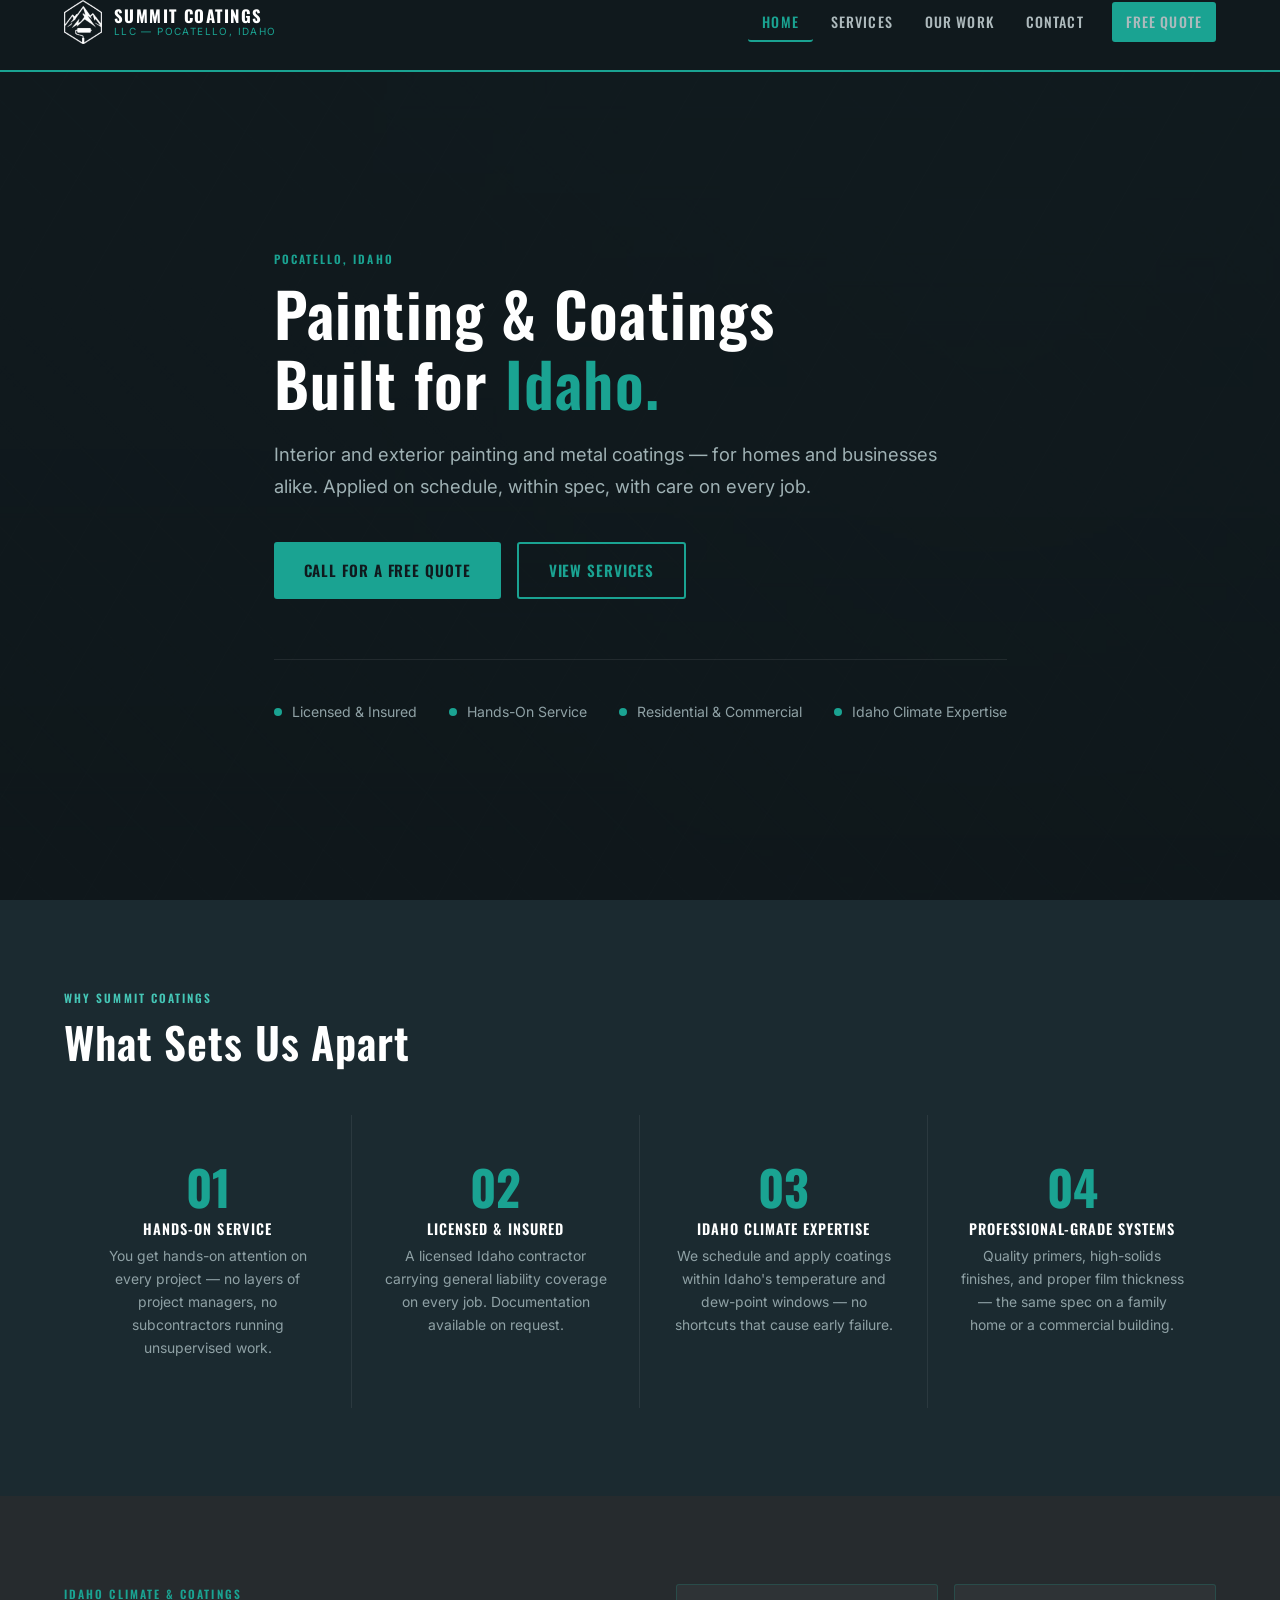
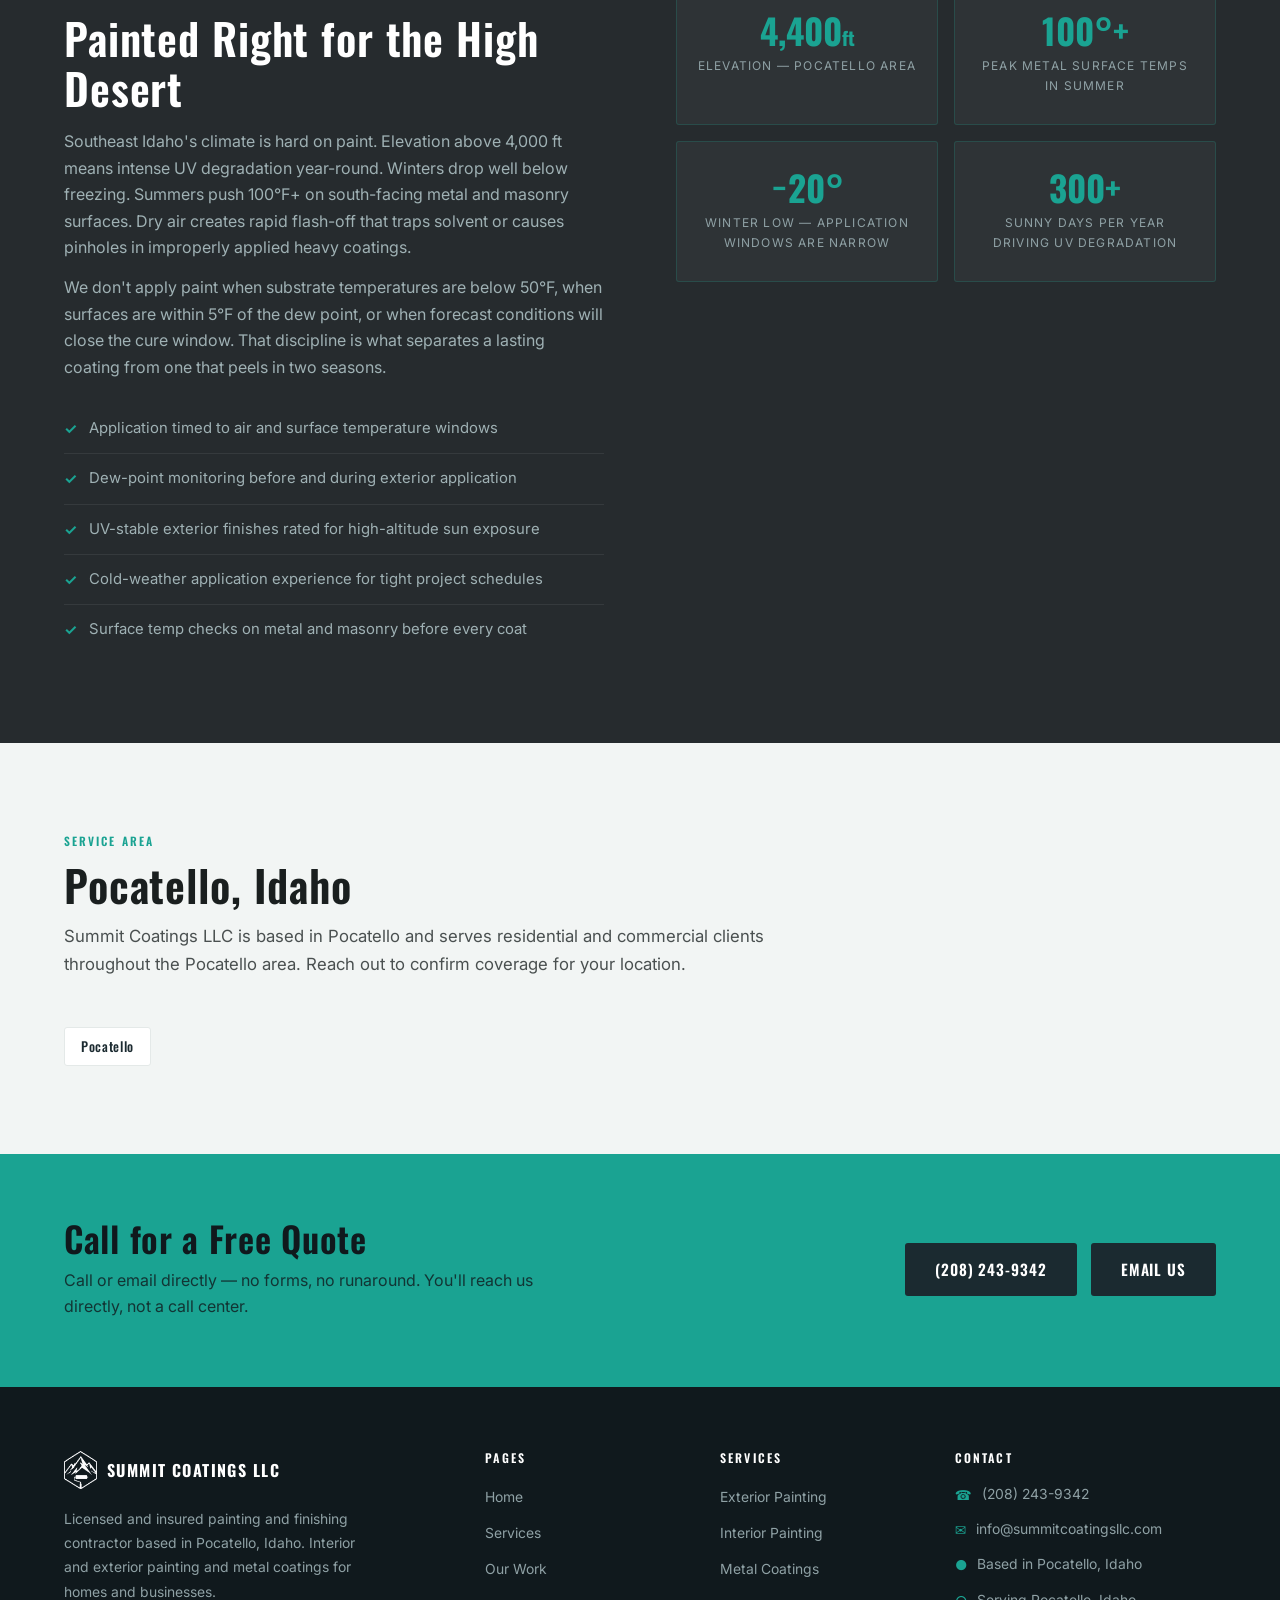
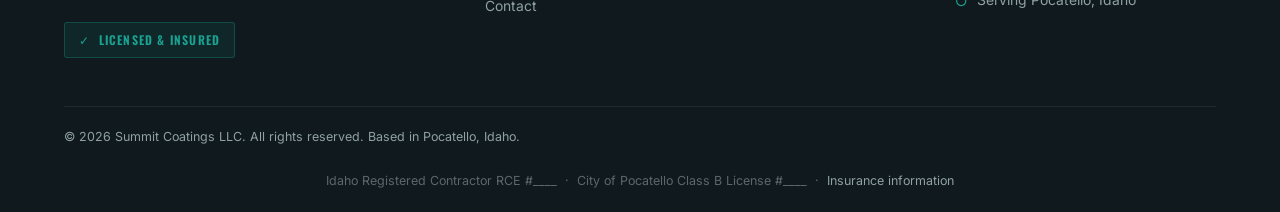
<file: index.html>
<!DOCTYPE html>
<html lang="en">
<head>
  <meta charset="UTF-8">
  <meta name="viewport" content="width=device-width, initial-scale=1.0">
  <title>Summit Coatings LLC — Painting & Coatings | Pocatello, Idaho</title>
  <meta name="description" content="Summit Coatings LLC is a licensed and insured painting and finishing contractor based in Pocatello, Idaho. Interior and exterior painting and metal coatings for homes and businesses.">
  <link rel="canonical" href="https://summitcoatingsllc.com/">
  <link rel="icon" href="images/favicon.svg" type="image/svg+xml">
  <link rel="apple-touch-icon" href="images/apple-touch-icon.png">
  <link rel="manifest" href="site.webmanifest">
  <meta name="theme-color" content="#081428">
  <link rel="preconnect" href="https://fonts.googleapis.com">
  <link rel="preconnect" href="https://fonts.gstatic.com" crossorigin>
  <!-- ANALYTICS PLACEHOLDER — paste your Plausible or Google Analytics snippet here.
       Plausible example: <script defer data-domain="summitcoatingsllc.com" src="https://plausible.io/js/script.js"></script> -->
  <link rel="stylesheet" href="css/styles.css">

  <!-- Open Graph / social preview -->
  <meta property="og:type" content="website">
  <meta property="og:site_name" content="Summit Coatings LLC">
  <meta property="og:title" content="Summit Coatings LLC — Painting & Coatings | Pocatello, ID">
  <meta property="og:description" content="Licensed and insured painting and coatings contractor in Pocatello, Idaho. Interior & exterior painting and metal coatings.">
  <meta property="og:url" content="https://summitcoatingsllc.com/">
  <meta property="og:image" content="https://summitcoatingsllc.com/images/og-image.jpg">
  <meta name="twitter:card" content="summary_large_image">
  <meta name="twitter:title" content="Summit Coatings LLC — Painting & Coatings">
  <meta name="twitter:description" content="Licensed and insured painting and coatings contractor in Pocatello, Idaho.">
  <meta name="twitter:image" content="https://summitcoatingsllc.com/images/og-image.jpg">

  <!-- LocalBusiness structured data (helps local search) -->
  <script type="application/ld+json">
  {
    "@context": "https://schema.org",
    "@type": "PaintingContractor",
    "name": "Summit Coatings LLC",
    "image": "https://summitcoatingsllc.com/images/og-image.jpg",
    "url": "https://summitcoatingsllc.com/",
    "telephone": "+1-208-243-9342",
    "email": "info@summitcoatingsllc.com",
    "address": {
      "@type": "PostalAddress",
      "addressLocality": "Pocatello",
      "addressRegion": "ID",
      "addressCountry": "US"
    },
    "areaServed": { "@type": "City", "name": "Pocatello" }
  }
  </script>
</head>
<body>
  <a class="skip-link" href="#main">Skip to content</a>

  <!-- ======================================================
       HEADER
  ====================================================== -->
  <header class="site-header" id="site-header">
    <div class="container">
      <div class="header-inner">

        <a href="index.html" class="site-logo">
          <!-- Replace images/logo-icon.png with your actual logo file (PNG or SVG recommended) -->
          <img src="images/logo-icon.png" alt="Summit Coatings LLC" width="44" height="44">
          <div class="logo-text">
            <span class="co">Summit Coatings</span>
            <span class="tl">LLC &mdash; Pocatello, Idaho</span>
          </div>
        </a>

        <nav class="site-nav" id="site-nav" aria-label="Primary navigation">
          <a href="index.html" class="active">Home</a>
          <a href="services.html">Services</a>
          <a href="portfolio.html">Our Work</a>
          <a href="contact.html">Contact</a>
          <a href="tel:+12082439342" class="btn btn--gold nav-cta">Free Quote</a>
        </nav>

        <button class="hamburger" id="hamburger" aria-label="Toggle navigation menu" aria-expanded="false">
          <span></span><span></span><span></span>
        </button>

      </div>
    </div>
  </header>

  <!-- Mobile navigation overlay -->
  <nav class="mobile-nav" id="mobile-nav" aria-label="Mobile navigation">
    <a href="index.html" class="active">Home</a>
    <a href="services.html">Services</a>
    <a href="portfolio.html">Our Work</a>
    <a href="contact.html">Contact</a>
    <div class="mobile-cta">
      <a href="tel:+12082439342" class="btn btn--gold">(208) 243-9342</a>
      <a href="mailto:info@summitcoatingsllc.com" class="btn btn--outline">Email Us</a>
    </div>
  </nav>


  <!-- ======================================================
       HERO
  ====================================================== -->
  <section class="home-hero" id="main" aria-label="Hero">
    <!-- Replace images/hero-bg.jpg with a high-quality job site or finished project photo -->
    <div class="hero-bg" role="presentation"></div>

    <div class="container">
      <div class="home-hero-content">
        <span class="label">Pocatello, Idaho</span>
        <h1>Painting &amp; Coatings<br>Built for <em>Idaho.</em></h1>
        <p class="hero-sub">
          Interior and exterior painting and metal coatings —
          for homes and businesses alike.
          Applied on schedule, within spec, with care on every job.
        </p>
        <div class="hero-actions">
          <a href="tel:+12082439342" class="btn btn--gold">Call for a Free Quote</a>
          <a href="services.html" class="btn btn--outline">View Services</a>
        </div>

        <div class="hero-trust">
          <div class="trust-item"><span class="trust-dot"></span> Licensed &amp; Insured</div>
          <div class="trust-item"><span class="trust-dot"></span> Hands-On Service</div>
          <div class="trust-item"><span class="trust-dot"></span> Residential &amp; Commercial</div>
          <div class="trust-item"><span class="trust-dot"></span> Idaho Climate Expertise</div>
        </div>
      </div>
    </div>
  </section>


  <!-- ======================================================
       WHY SUMMIT COATINGS
  ====================================================== -->
  <section class="section section--dark" id="why-us">
    <div class="container">
      <div class="sec-hd sec-hd--light fade-in">
        <span class="label">Why Summit Coatings</span>
        <h2>What Sets Us Apart</h2>
      </div>
      <div class="why-grid">
        <div class="why-item fade-in delay-1">
          <div class="why-num">01</div>
          <h4>Hands-On Service</h4>
          <p>You get hands-on attention on every project — no layers of project managers, no subcontractors running unsupervised work.</p>
        </div>
        <div class="why-item fade-in delay-2">
          <div class="why-num">02</div>
          <h4>Licensed &amp; Insured</h4>
          <p>A licensed Idaho contractor carrying general liability coverage on every job. Documentation available on request.</p>
        </div>
        <div class="why-item fade-in delay-3">
          <div class="why-num">03</div>
          <h4>Idaho Climate Expertise</h4>
          <p>We schedule and apply coatings within Idaho's temperature and dew-point windows — no shortcuts that cause early failure.</p>
        </div>
        <div class="why-item fade-in delay-4">
          <div class="why-num">04</div>
          <h4>Professional-Grade Systems</h4>
          <p>Quality primers, high-solids finishes, and proper film thickness — the same spec on a family home or a commercial building.</p>
        </div>
      </div>
    </div>
  </section>


  <!-- ======================================================
       IDAHO CLIMATE CALLOUT
  ====================================================== -->
  <section class="section section--graph" id="idaho-climate">
    <div class="container">
      <div class="climate-wrap">

        <div class="fade-in">
          <span class="label">Idaho Climate &amp; Coatings</span>
          <h2>Painted Right for the High Desert</h2>
          <p>
            Southeast Idaho's climate is hard on paint. Elevation above 4,000 ft means intense UV
            degradation year-round. Winters drop well below freezing. Summers push 100°F+ on south-facing
            metal and masonry surfaces. Dry air creates rapid flash-off that traps solvent or causes
            pinholes in improperly applied heavy coatings.
          </p>
          <p>
            We don't apply paint when substrate temperatures are below 50°F, when surfaces are within
            5°F of the dew point, or when forecast conditions will close the cure window. That discipline
            is what separates a lasting coating from one that peels in two seasons.
          </p>
          <ul class="climate-list">
            <li><span class="cli-check">&#10003;</span> Application timed to air and surface temperature windows</li>
            <li><span class="cli-check">&#10003;</span> Dew-point monitoring before and during exterior application</li>
            <li><span class="cli-check">&#10003;</span> UV-stable exterior finishes rated for high-altitude sun exposure</li>
            <li><span class="cli-check">&#10003;</span> Cold-weather application experience for tight project schedules</li>
            <li><span class="cli-check">&#10003;</span> Surface temp checks on metal and masonry before every coat</li>
          </ul>
        </div>

        <div class="fade-in delay-2">
          <div class="climate-stats">
            <div class="cli-stat">
              <div class="cli-val">4,400<span style="font-size:1.2rem">ft</span></div>
              <div class="cli-lbl">Elevation — Pocatello area</div>
            </div>
            <div class="cli-stat">
              <div class="cli-val">100°+</div>
              <div class="cli-lbl">Peak metal surface temps in summer</div>
            </div>
            <div class="cli-stat">
              <div class="cli-val">−20°</div>
              <div class="cli-lbl">Winter low &mdash; application windows are narrow</div>
            </div>
            <div class="cli-stat">
              <div class="cli-val">300+</div>
              <div class="cli-lbl">Sunny days per year driving UV degradation</div>
            </div>
          </div>
        </div>

      </div>
    </div>
  </section>


  <!-- ======================================================
       SERVICE AREA
  ====================================================== -->
  <section class="section service-area-section section--tint" id="service-area">
    <div class="container">
      <div class="sec-hd fade-in">
        <span class="label">Service Area</span>
        <h2>Pocatello, Idaho</h2>
        <p>Summit Coatings LLC is based in Pocatello and serves residential and commercial clients throughout the Pocatello area. Reach out to confirm coverage for your location.</p>
      </div>
      <div class="area-tags fade-in">
        <span class="area-tag">Pocatello</span>
      </div>
    </div>
  </section>


  <!-- ======================================================
       CTA BAND
  ====================================================== -->
  <section class="cta-band">
    <div class="container">
      <div class="cta-inner">
        <div class="cta-text">
          <h2>Call for a Free Quote</h2>
          <p>Call or email directly — no forms, no runaround. You'll reach us directly, not a call center.</p>
        </div>
        <div class="cta-btns">
          <a href="tel:+12082439342" class="btn btn--navy">(208) 243-9342</a>
          <a href="mailto:info@summitcoatingsllc.com" class="btn btn--navy">Email Us</a>
        </div>
      </div>
    </div>
  </section>


  <!-- ======================================================
       FOOTER
  ====================================================== -->
  <footer class="site-footer">
    <div class="container">
      <div class="footer-grid">

        <!-- Brand -->
        <div class="footer-brand">
          <div class="f-logo">
            <!-- Replace images/logo-icon.png with your actual logo file -->
            <img src="images/logo-icon.png" alt="Summit Coatings LLC" width="38" height="38">
            <span class="co">Summit Coatings LLC</span>
          </div>
          <p>Licensed and insured painting and finishing contractor based in Pocatello, Idaho. Interior and exterior painting and metal coatings for homes and businesses.</p>
          <span class="f-insured">&#10003;&nbsp; Licensed &amp; Insured</span>
        </div>

        <!-- Pages -->
        <div class="footer-col">
          <h4>Pages</h4>
          <ul>
            <li><a href="index.html">Home</a></li>
            <li><a href="services.html">Services</a></li>
            <li><a href="portfolio.html">Our Work</a></li>
            <li><a href="contact.html">Contact</a></li>
          </ul>
        </div>

        <!-- Services -->
        <div class="footer-col">
          <h4>Services</h4>
          <ul>
            <li><a href="services.html#exterior">Exterior Painting</a></li>
            <li><a href="services.html#interior">Interior Painting</a></li>
            <li><a href="services.html#metal">Metal Coatings</a></li>
          </ul>
        </div>

        <!-- Contact -->
        <div class="footer-col">
          <h4>Contact</h4>
          <div class="f-contact-item">
            <span class="ico">&#9742;</span>
            <a href="tel:+12082439342">(208) 243-9342</a>
          </div>
          <div class="f-contact-item">
            <span class="ico">&#9993;</span>
            <a href="mailto:info@summitcoatingsllc.com">info@summitcoatingsllc.com</a>
          </div>
          <div class="f-contact-item">
            <span class="ico">&#9679;</span>
            <span>Based in Pocatello, Idaho</span>
          </div>
          <div class="f-contact-item">
            <span class="ico">&#9675;</span>
            <span>Serving Pocatello, Idaho</span>
          </div>
        </div>

      </div><!-- /footer-grid -->

      <div class="footer-bottom">
        <p>&copy; <span id="yr"></span> Summit Coatings LLC. All rights reserved. Based in Pocatello, Idaho.</p>

        <!-- CREDENTIALS STRIP — replace ____ with your numbers; set the insurance link href to your COI -->
        <p class="f-creds">
          Idaho Registered Contractor RCE&nbsp;#____ &nbsp;&middot;&nbsp;
          City of Pocatello Class&nbsp;B License&nbsp;#____ &nbsp;&middot;&nbsp;
          <a href="#">Insurance information</a>
        </p>
      </div>

    </div>
  </footer>

  <!-- Sticky call bar (mobile only) -->
  <a href="tel:+12082439342" class="mobile-call-bar">Call for a Free Quote</a>

  <script src="js/main.js"></script>
  <script>document.getElementById('yr').textContent = new Date().getFullYear();</script>
</body>
</html>
</file>
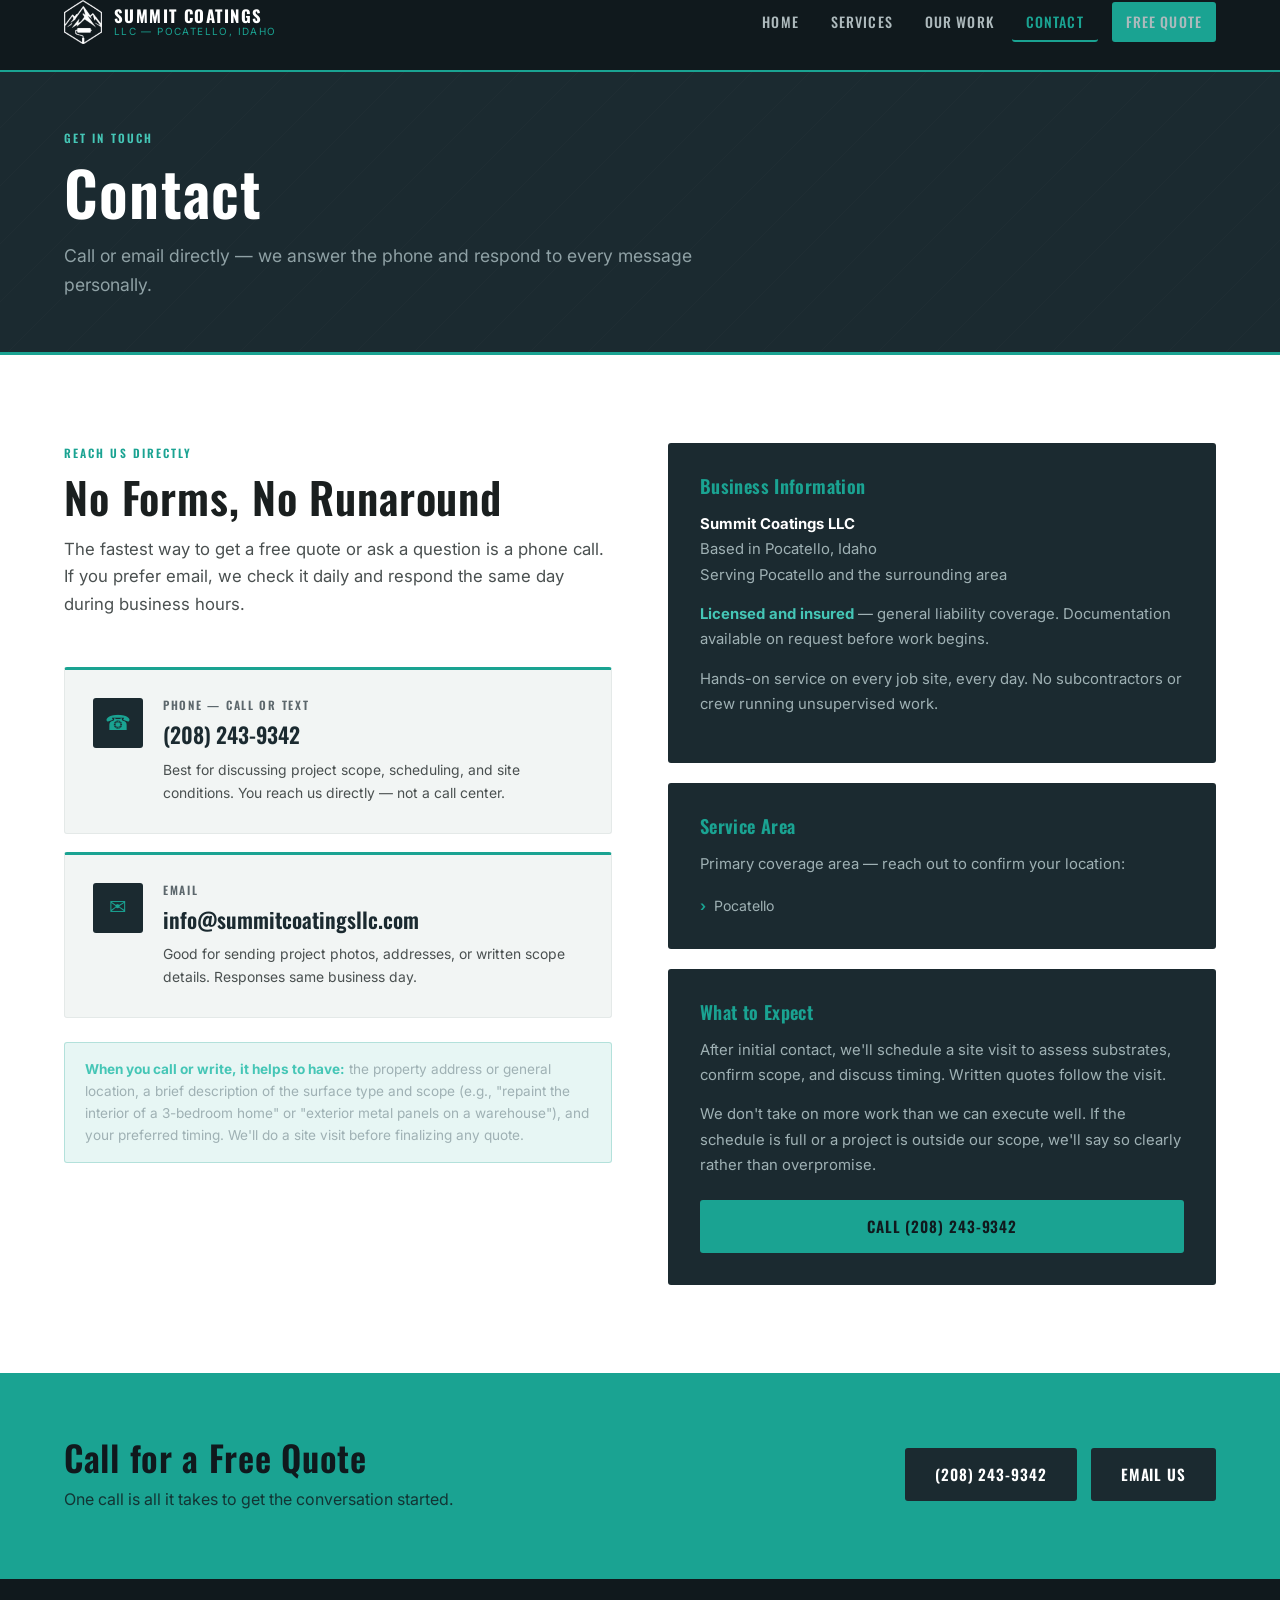
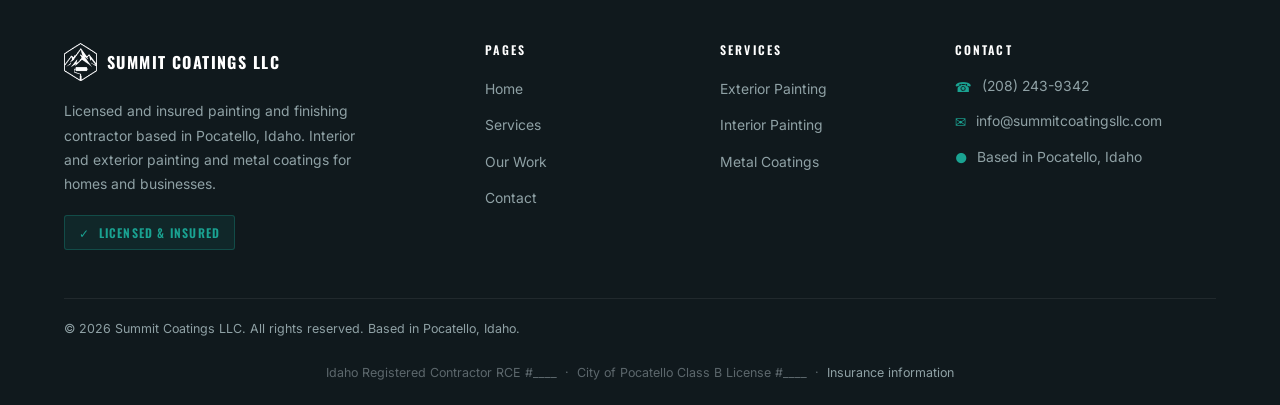
<file: contact.html>
<!DOCTYPE html>
<html lang="en">
<head>
  <meta charset="UTF-8">
  <meta name="viewport" content="width=device-width, initial-scale=1.0">
  <title>Contact — Summit Coatings LLC | (208) 243-9342</title>
  <meta name="description" content="Contact Summit Coatings LLC — call (208) 243-9342 or email info@summitcoatingsllc.com. Licensed and insured painting and coatings contractor in Pocatello, Idaho.">
  <link rel="canonical" href="https://summitcoatingsllc.com/contact.html">
  <link rel="icon" href="images/favicon.svg" type="image/svg+xml">
  <link rel="apple-touch-icon" href="images/apple-touch-icon.png">
  <link rel="manifest" href="site.webmanifest">
  <meta name="theme-color" content="#081428">
  <link rel="preconnect" href="https://fonts.googleapis.com">
  <link rel="preconnect" href="https://fonts.gstatic.com" crossorigin>
  <!-- ANALYTICS PLACEHOLDER — paste your Plausible or Google Analytics snippet here.
       Plausible example: <script defer data-domain="summitcoatingsllc.com" src="https://plausible.io/js/script.js"></script> -->
  <link rel="stylesheet" href="css/styles.css">

  <!-- Open Graph / social preview -->
  <meta property="og:type" content="website">
  <meta property="og:site_name" content="Summit Coatings LLC">
  <meta property="og:title" content="Contact — Summit Coatings LLC | (208) 243-9342">
  <meta property="og:description" content="Call or email Summit Coatings LLC. Licensed and insured painting and coatings contractor in Pocatello, Idaho.">
  <meta property="og:url" content="https://summitcoatingsllc.com/contact.html">
  <meta property="og:image" content="https://summitcoatingsllc.com/images/og-image.jpg">
  <meta name="twitter:card" content="summary_large_image">
  <meta name="twitter:title" content="Contact — Summit Coatings LLC">
  <meta name="twitter:description" content="Call (208) 243-9342 or email info@summitcoatingsllc.com.">
  <meta name="twitter:image" content="https://summitcoatingsllc.com/images/og-image.jpg">
</head>
<body>
  <a class="skip-link" href="#main">Skip to content</a>

  <!-- ======================================================
       HEADER
  ====================================================== -->
  <header class="site-header" id="site-header">
    <div class="container">
      <div class="header-inner">
        <a href="index.html" class="site-logo">
          <img src="images/logo-icon.png" alt="Summit Coatings LLC" width="44" height="44">
          <div class="logo-text">
            <span class="co">Summit Coatings</span>
            <span class="tl">LLC &mdash; Pocatello, Idaho</span>
          </div>
        </a>
        <nav class="site-nav" id="site-nav" aria-label="Primary navigation">
          <a href="index.html">Home</a>
          <a href="services.html">Services</a>
          <a href="portfolio.html">Our Work</a>
          <a href="contact.html" class="active">Contact</a>
          <a href="tel:+12082439342" class="btn btn--gold nav-cta">Free Quote</a>
        </nav>
        <button class="hamburger" id="hamburger" aria-label="Toggle navigation menu" aria-expanded="false">
          <span></span><span></span><span></span>
        </button>
      </div>
    </div>
  </header>

  <nav class="mobile-nav" id="mobile-nav" aria-label="Mobile navigation">
    <a href="index.html">Home</a>
    <a href="services.html">Services</a>
    <a href="portfolio.html">Our Work</a>
    <a href="contact.html" class="active">Contact</a>
    <div class="mobile-cta">
      <a href="tel:+12082439342" class="btn btn--gold">(208) 243-9342</a>
      <a href="mailto:info@summitcoatingsllc.com" class="btn btn--outline">Email Us</a>
    </div>
  </nav>


  <!-- ======================================================
       PAGE HERO
  ====================================================== -->
  <section class="page-hero" id="main">
    <div class="container">
      <span class="label">Get in Touch</span>
      <h1>Contact</h1>
      <p>Call or email directly — we answer the phone and respond to every message personally.</p>
    </div>
  </section>


  <!-- ======================================================
       CONTACT MAIN
  ====================================================== -->
  <section class="section contact-section">
    <div class="container">
      <div class="contact-grid">

        <!-- Left: contact methods -->
        <div>

          <div class="sec-hd fade-in">
            <span class="label">Reach Us Directly</span>
            <h2>No Forms, No Runaround</h2>
            <p>The fastest way to get a free quote or ask a question is a phone call. If you prefer email, we check it daily and respond the same day during business hours.</p>
          </div>

          <!-- Phone -->
          <div class="contact-method fade-in delay-1">
            <div class="method-icon" aria-hidden="true">&#9742;</div>
            <div class="method-info">
              <h3>Phone &mdash; Call or Text</h3>
              <a href="tel:+12082439342">(208) 243-9342</a>
              <p>Best for discussing project scope, scheduling, and site conditions. You reach us directly — not a call center.</p>
            </div>
          </div>

          <!-- Email -->
          <div class="contact-method fade-in delay-2">
            <div class="method-icon" aria-hidden="true">&#9993;</div>
            <div class="method-info">
              <h3>Email</h3>
              <a href="mailto:info@summitcoatingsllc.com">info@summitcoatingsllc.com</a>
              <p>Good for sending project photos, addresses, or written scope details. Responses same business day.</p>
            </div>
          </div>

          <!-- What to have ready -->
          <div class="contact-note fade-in delay-3">
            <strong>When you call or write, it helps to have:</strong> the property address or general location,
            a brief description of the surface type and scope (e.g., "repaint the interior of a 3-bedroom home"
            or "exterior metal panels on a warehouse"), and your preferred timing. We'll do a site visit before finalizing any quote.
          </div>

        </div>

        <!-- Right: aside info -->
        <div>

          <!-- Business info -->
          <div class="contact-aside fade-in delay-1">
            <h3>Business Information</h3>
            <p>
              <strong style="color:var(--white);">Summit Coatings LLC</strong><br>
              Based in Pocatello, Idaho<br>
              Serving Pocatello and the surrounding area
            </p>
            <p>
              <strong style="color:var(--gold-light);">Licensed and insured</strong> — general
              liability coverage. Documentation available on request before work begins.
            </p>
            <p>
              Hands-on service on every job site, every day. No subcontractors or crew
              running unsupervised work.
            </p>
          </div>

          <!-- Service area -->
          <div class="contact-aside fade-in delay-2" style="margin-top:20px;">
            <h3>Service Area</h3>
            <p>Primary coverage area — reach out to confirm your location:</p>
            <ul class="area-grid">
              <li>Pocatello</li>
            </ul>
          </div>

          <!-- Response expectations -->
          <div class="contact-aside fade-in delay-3" style="margin-top:20px;">
            <h3>What to Expect</h3>
            <p>
              After initial contact, we'll schedule a site visit to assess substrates, confirm scope,
              and discuss timing. Written quotes follow the visit.
            </p>
            <p>
              We don't take on more work than we can execute well. If the schedule is full or a project
              is outside our scope, we'll say so clearly rather than overpromise.
            </p>
            <a href="tel:+12082439342"
               class="btn btn--gold"
               style="margin-top:8px; width:100%; justify-content:center;">
              Call (208) 243-9342
            </a>
          </div>

        </div>

      </div><!-- /contact-grid -->
    </div>
  </section>


  <!-- ======================================================
       CTA BAND
  ====================================================== -->
  <section class="cta-band">
    <div class="container">
      <div class="cta-inner">
        <div class="cta-text">
          <h2>Call for a Free Quote</h2>
          <p>One call is all it takes to get the conversation started.</p>
        </div>
        <div class="cta-btns">
          <a href="tel:+12082439342" class="btn btn--navy">(208) 243-9342</a>
          <a href="mailto:info@summitcoatingsllc.com" class="btn btn--navy">Email Us</a>
        </div>
      </div>
    </div>
  </section>


  <!-- ======================================================
       FOOTER
  ====================================================== -->
  <footer class="site-footer">
    <div class="container">
      <div class="footer-grid">
        <div class="footer-brand">
          <div class="f-logo">
            <img src="images/logo-icon.png" alt="Summit Coatings LLC" width="38" height="38">
            <span class="co">Summit Coatings LLC</span>
          </div>
          <p>Licensed and insured painting and finishing contractor based in Pocatello, Idaho. Interior and exterior painting and metal coatings for homes and businesses.</p>
          <span class="f-insured">&#10003;&nbsp; Licensed &amp; Insured</span>
        </div>
        <div class="footer-col">
          <h4>Pages</h4>
          <ul>
            <li><a href="index.html">Home</a></li>
            <li><a href="services.html">Services</a></li>
            <li><a href="portfolio.html">Our Work</a></li>
            <li><a href="contact.html">Contact</a></li>
          </ul>
        </div>
        <div class="footer-col">
          <h4>Services</h4>
          <ul>
            <li><a href="services.html#exterior">Exterior Painting</a></li>
            <li><a href="services.html#interior">Interior Painting</a></li>
            <li><a href="services.html#metal">Metal Coatings</a></li>
          </ul>
        </div>
        <div class="footer-col">
          <h4>Contact</h4>
          <div class="f-contact-item">
            <span class="ico">&#9742;</span>
            <a href="tel:+12082439342">(208) 243-9342</a>
          </div>
          <div class="f-contact-item">
            <span class="ico">&#9993;</span>
            <a href="mailto:info@summitcoatingsllc.com">info@summitcoatingsllc.com</a>
          </div>
          <div class="f-contact-item">
            <span class="ico">&#9679;</span>
            <span>Based in Pocatello, Idaho</span>
          </div>
        </div>
      </div>

      <div class="footer-bottom">
        <p>&copy; <span id="yr"></span> Summit Coatings LLC. All rights reserved. Based in Pocatello, Idaho.</p>
        <!-- CREDENTIALS STRIP — replace ____ with your numbers; set the insurance link href to your COI -->
        <p class="f-creds">
          Idaho Registered Contractor RCE&nbsp;#____ &nbsp;&middot;&nbsp;
          City of Pocatello Class&nbsp;B License&nbsp;#____ &nbsp;&middot;&nbsp;
          <a href="#">Insurance information</a>
        </p>
      </div>
    </div>
  </footer>

  <!-- Sticky call bar (mobile only) -->
  <a href="tel:+12082439342" class="mobile-call-bar">Call for a Free Quote</a>

  <script src="js/main.js"></script>
  <script>document.getElementById('yr').textContent = new Date().getFullYear();</script>
</body>
</html>
</file>
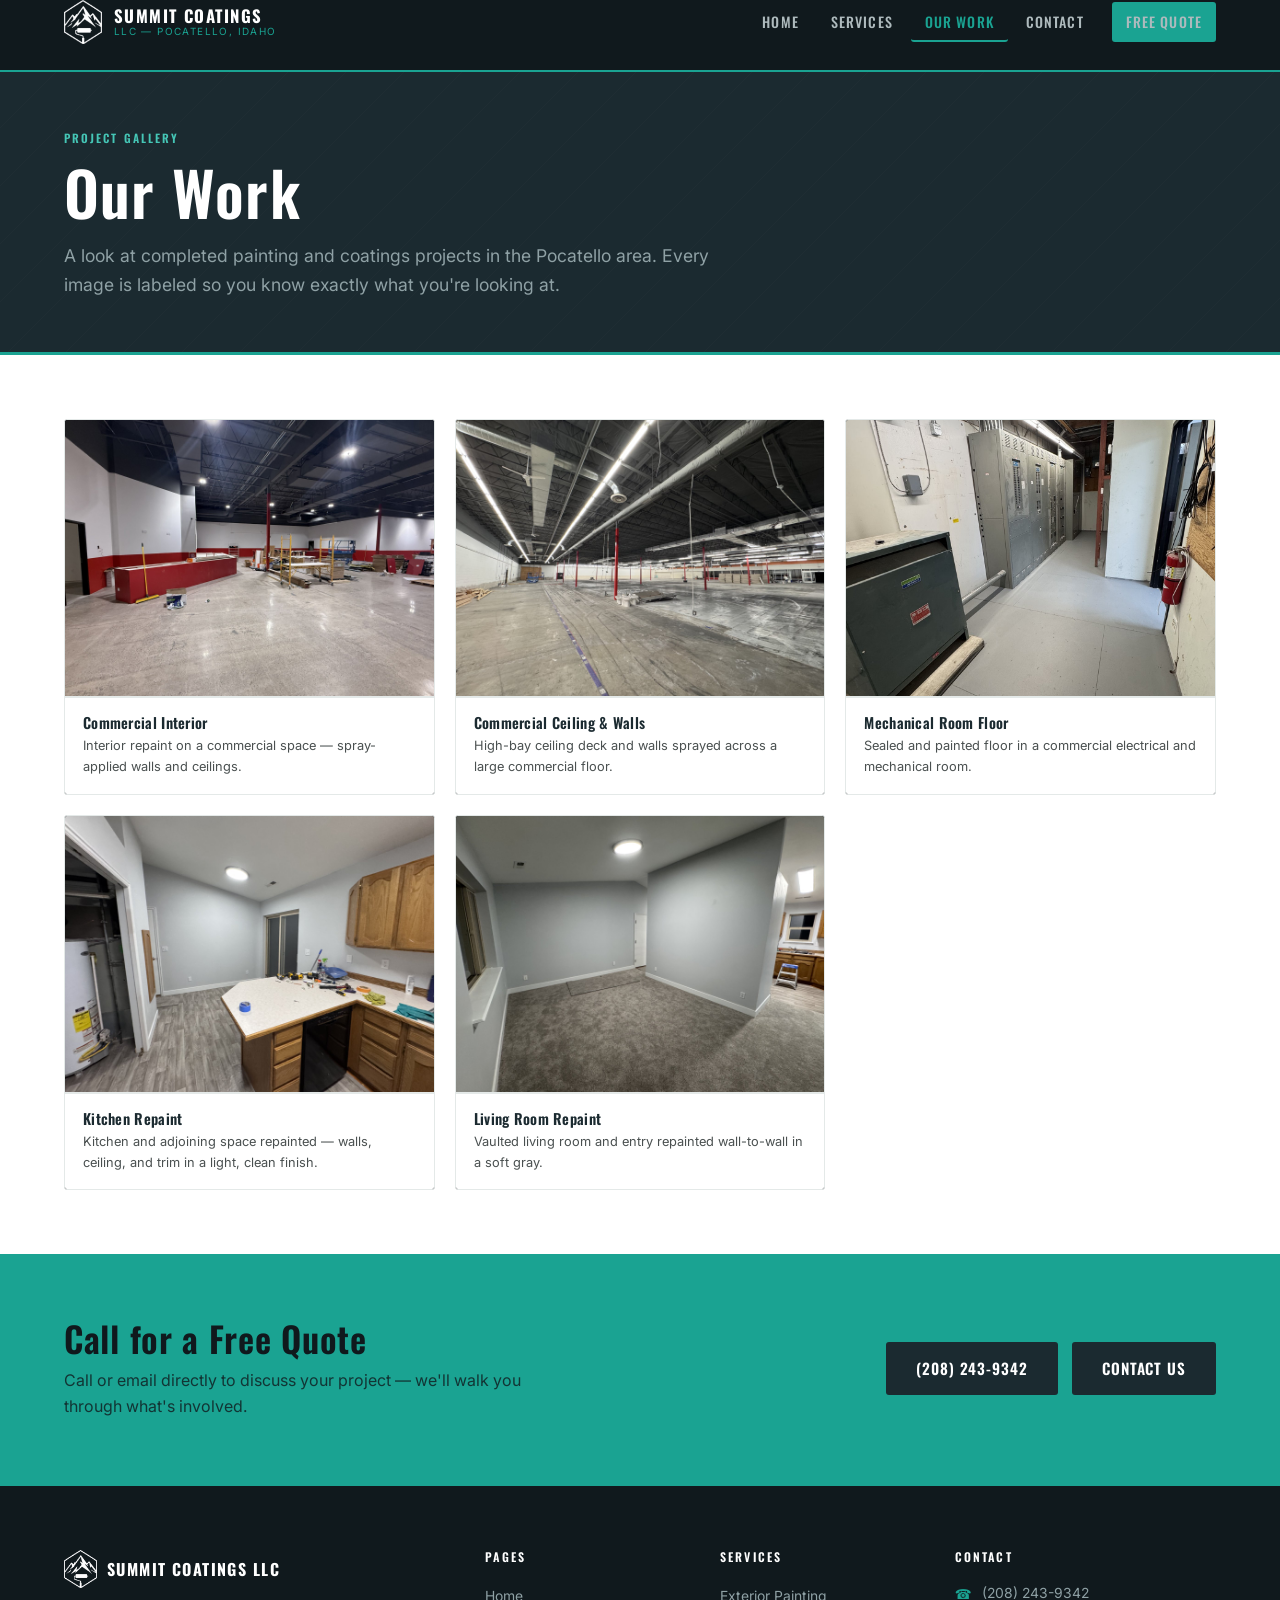
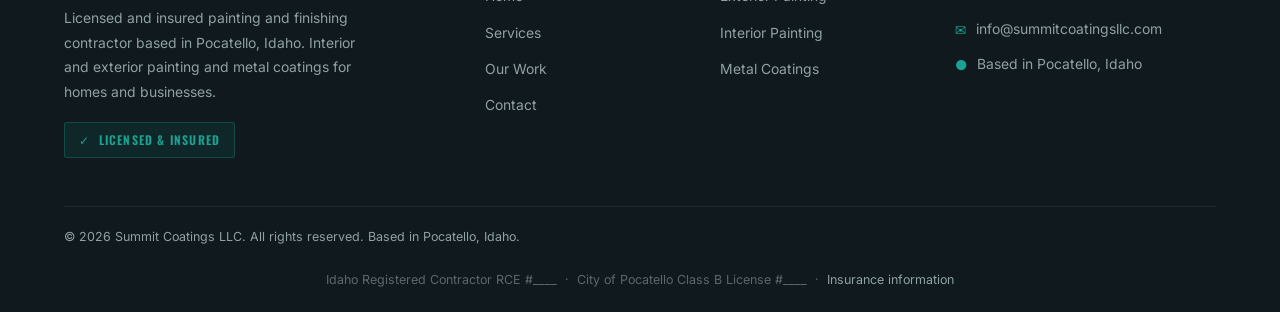
<file: portfolio.html>
<!DOCTYPE html>
<html lang="en">
<head>
  <meta charset="UTF-8">
  <meta name="viewport" content="width=device-width, initial-scale=1.0">
  <title>Our Work — Summit Coatings LLC | Portfolio</title>
  <meta name="description" content="View completed projects by Summit Coatings LLC — painting and coatings in Pocatello, Idaho. Interior finishes, metal coatings, and more.">
  <link rel="canonical" href="https://summitcoatingsllc.com/portfolio.html">
  <link rel="icon" href="images/favicon.svg" type="image/svg+xml">
  <link rel="apple-touch-icon" href="images/apple-touch-icon.png">
  <link rel="manifest" href="site.webmanifest">
  <meta name="theme-color" content="#081428">
  <link rel="preconnect" href="https://fonts.googleapis.com">
  <link rel="preconnect" href="https://fonts.gstatic.com" crossorigin>
  <!-- ANALYTICS PLACEHOLDER — paste your Plausible or Google Analytics snippet here.
       Plausible example: <script defer data-domain="summitcoatingsllc.com" src="https://plausible.io/js/script.js"></script> -->
  <link rel="stylesheet" href="css/styles.css">

  <!-- Open Graph / social preview -->
  <meta property="og:type" content="website">
  <meta property="og:site_name" content="Summit Coatings LLC">
  <meta property="og:title" content="Our Work — Summit Coatings LLC">
  <meta property="og:description" content="Completed painting and coatings projects in Pocatello, Idaho.">
  <meta property="og:url" content="https://summitcoatingsllc.com/portfolio.html">
  <meta property="og:image" content="https://summitcoatingsllc.com/images/og-image.jpg">
  <meta name="twitter:card" content="summary_large_image">
  <meta name="twitter:title" content="Our Work — Summit Coatings LLC">
  <meta name="twitter:description" content="Completed painting and coatings projects in Pocatello, Idaho.">
  <meta name="twitter:image" content="https://summitcoatingsllc.com/images/og-image.jpg">
</head>
<body>
  <a class="skip-link" href="#main">Skip to content</a>

  <!-- ======================================================
       HEADER
  ====================================================== -->
  <header class="site-header" id="site-header">
    <div class="container">
      <div class="header-inner">
        <a href="index.html" class="site-logo">
          <img src="images/logo-icon.png" alt="Summit Coatings LLC" width="44" height="44">
          <div class="logo-text">
            <span class="co">Summit Coatings</span>
            <span class="tl">LLC &mdash; Pocatello, Idaho</span>
          </div>
        </a>
        <nav class="site-nav" id="site-nav" aria-label="Primary navigation">
          <a href="index.html">Home</a>
          <a href="services.html">Services</a>
          <a href="portfolio.html" class="active">Our Work</a>
          <a href="contact.html">Contact</a>
          <a href="tel:+12082439342" class="btn btn--gold nav-cta">Free Quote</a>
        </nav>
        <button class="hamburger" id="hamburger" aria-label="Toggle navigation menu" aria-expanded="false">
          <span></span><span></span><span></span>
        </button>
      </div>
    </div>
  </header>

  <nav class="mobile-nav" id="mobile-nav" aria-label="Mobile navigation">
    <a href="index.html">Home</a>
    <a href="services.html">Services</a>
    <a href="portfolio.html" class="active">Our Work</a>
    <a href="contact.html">Contact</a>
    <div class="mobile-cta">
      <a href="tel:+12082439342" class="btn btn--gold">(208) 243-9342</a>
      <a href="mailto:info@summitcoatingsllc.com" class="btn btn--outline">Email Us</a>
    </div>
  </nav>


  <!-- ======================================================
       PAGE HERO
  ====================================================== -->
  <section class="page-hero" id="main">
    <div class="container">
      <span class="label">Project Gallery</span>
      <h1>Our Work</h1>
      <p>A look at completed painting and coatings projects in the Pocatello area. Every image is labeled so you know exactly what you're looking at.</p>
    </div>
  </section>


  <!-- ======================================================
       OUR WORK — single combined gallery
  ====================================================== -->
  <section class="port-cat" id="our-work">
    <div class="container">

      <div class="port-grid">

        <!-- To add more projects: copy a .port-item block and use the next
             filename (work-6.jpg, work-7.jpg, ...). Drop the .jpg into /images/. -->

        <div class="port-item fade-in delay-1">
          <img src="images/work-1.jpg" alt="Commercial interior repaint" class="portfolio-img">
          <div class="port-cap">
            <h4>Commercial Interior</h4>
            <p>Interior repaint on a commercial space — spray-applied walls and ceilings.</p>
          </div>
        </div>

        <div class="port-item fade-in delay-2">
          <img src="images/work-2.jpg" alt="Commercial ceiling and walls" class="portfolio-img">
          <div class="port-cap">
            <h4>Commercial Ceiling &amp; Walls</h4>
            <p>High-bay ceiling deck and walls sprayed across a large commercial floor.</p>
          </div>
        </div>

        <div class="port-item fade-in delay-3">
          <img src="images/work-3.jpg" alt="Mechanical room floor" class="portfolio-img">
          <div class="port-cap">
            <h4>Mechanical Room Floor</h4>
            <p>Sealed and painted floor in a commercial electrical and mechanical room.</p>
          </div>
        </div>

        <div class="port-item fade-in delay-1">
          <img src="images/work-4.jpg" alt="Kitchen repaint" class="portfolio-img">
          <div class="port-cap">
            <h4>Kitchen Repaint</h4>
            <p>Kitchen and adjoining space repainted — walls, ceiling, and trim in a light, clean finish.</p>
          </div>
        </div>

        <div class="port-item fade-in delay-2">
          <img src="images/work-5.jpg" alt="Living room repaint" class="portfolio-img">
          <div class="port-cap">
            <h4>Living Room Repaint</h4>
            <p>Vaulted living room and entry repainted wall-to-wall in a soft gray.</p>
          </div>
        </div>

      </div><!-- /port-grid -->

    </div>
  </section>


  <!-- ======================================================
       CTA BAND
  ====================================================== -->
  <section class="cta-band">
    <div class="container">
      <div class="cta-inner">
        <div class="cta-text">
          <h2>Call for a Free Quote</h2>
          <p>Call or email directly to discuss your project — we'll walk you through what's involved.</p>
        </div>
        <div class="cta-btns">
          <a href="tel:+12082439342" class="btn btn--navy">(208) 243-9342</a>
          <a href="contact.html" class="btn btn--navy">Contact Us</a>
        </div>
      </div>
    </div>
  </section>


  <!-- ======================================================
       FOOTER
  ====================================================== -->
  <footer class="site-footer">
    <div class="container">
      <div class="footer-grid">
        <div class="footer-brand">
          <div class="f-logo">
            <img src="images/logo-icon.png" alt="Summit Coatings LLC" width="38" height="38">
            <span class="co">Summit Coatings LLC</span>
          </div>
          <p>Licensed and insured painting and finishing contractor based in Pocatello, Idaho. Interior and exterior painting and metal coatings for homes and businesses.</p>
          <span class="f-insured">&#10003;&nbsp; Licensed &amp; Insured</span>
        </div>
        <div class="footer-col">
          <h4>Pages</h4>
          <ul>
            <li><a href="index.html">Home</a></li>
            <li><a href="services.html">Services</a></li>
            <li><a href="portfolio.html">Our Work</a></li>
            <li><a href="contact.html">Contact</a></li>
          </ul>
        </div>
        <div class="footer-col">
          <h4>Services</h4>
          <ul>
            <li><a href="services.html#exterior">Exterior Painting</a></li>
            <li><a href="services.html#interior">Interior Painting</a></li>
            <li><a href="services.html#metal">Metal Coatings</a></li>
          </ul>
        </div>
        <div class="footer-col">
          <h4>Contact</h4>
          <div class="f-contact-item">
            <span class="ico">&#9742;</span>
            <a href="tel:+12082439342">(208) 243-9342</a>
          </div>
          <div class="f-contact-item">
            <span class="ico">&#9993;</span>
            <a href="mailto:info@summitcoatingsllc.com">info@summitcoatingsllc.com</a>
          </div>
          <div class="f-contact-item">
            <span class="ico">&#9679;</span>
            <span>Based in Pocatello, Idaho</span>
          </div>
        </div>
      </div>

      <div class="footer-bottom">
        <p>&copy; <span id="yr"></span> Summit Coatings LLC. All rights reserved. Based in Pocatello, Idaho.</p>
        <!-- CREDENTIALS STRIP — replace ____ with your numbers; set the insurance link href to your COI -->
        <p class="f-creds">
          Idaho Registered Contractor RCE&nbsp;#____ &nbsp;&middot;&nbsp;
          City of Pocatello Class&nbsp;B License&nbsp;#____ &nbsp;&middot;&nbsp;
          <a href="#">Insurance information</a>
        </p>
      </div>
    </div>
  </footer>

  <!-- Sticky call bar (mobile only) -->
  <a href="tel:+12082439342" class="mobile-call-bar">Call for a Free Quote</a>

  <script src="js/main.js"></script>
  <script>document.getElementById('yr').textContent = new Date().getFullYear();</script>
</body>
</html>
</file>
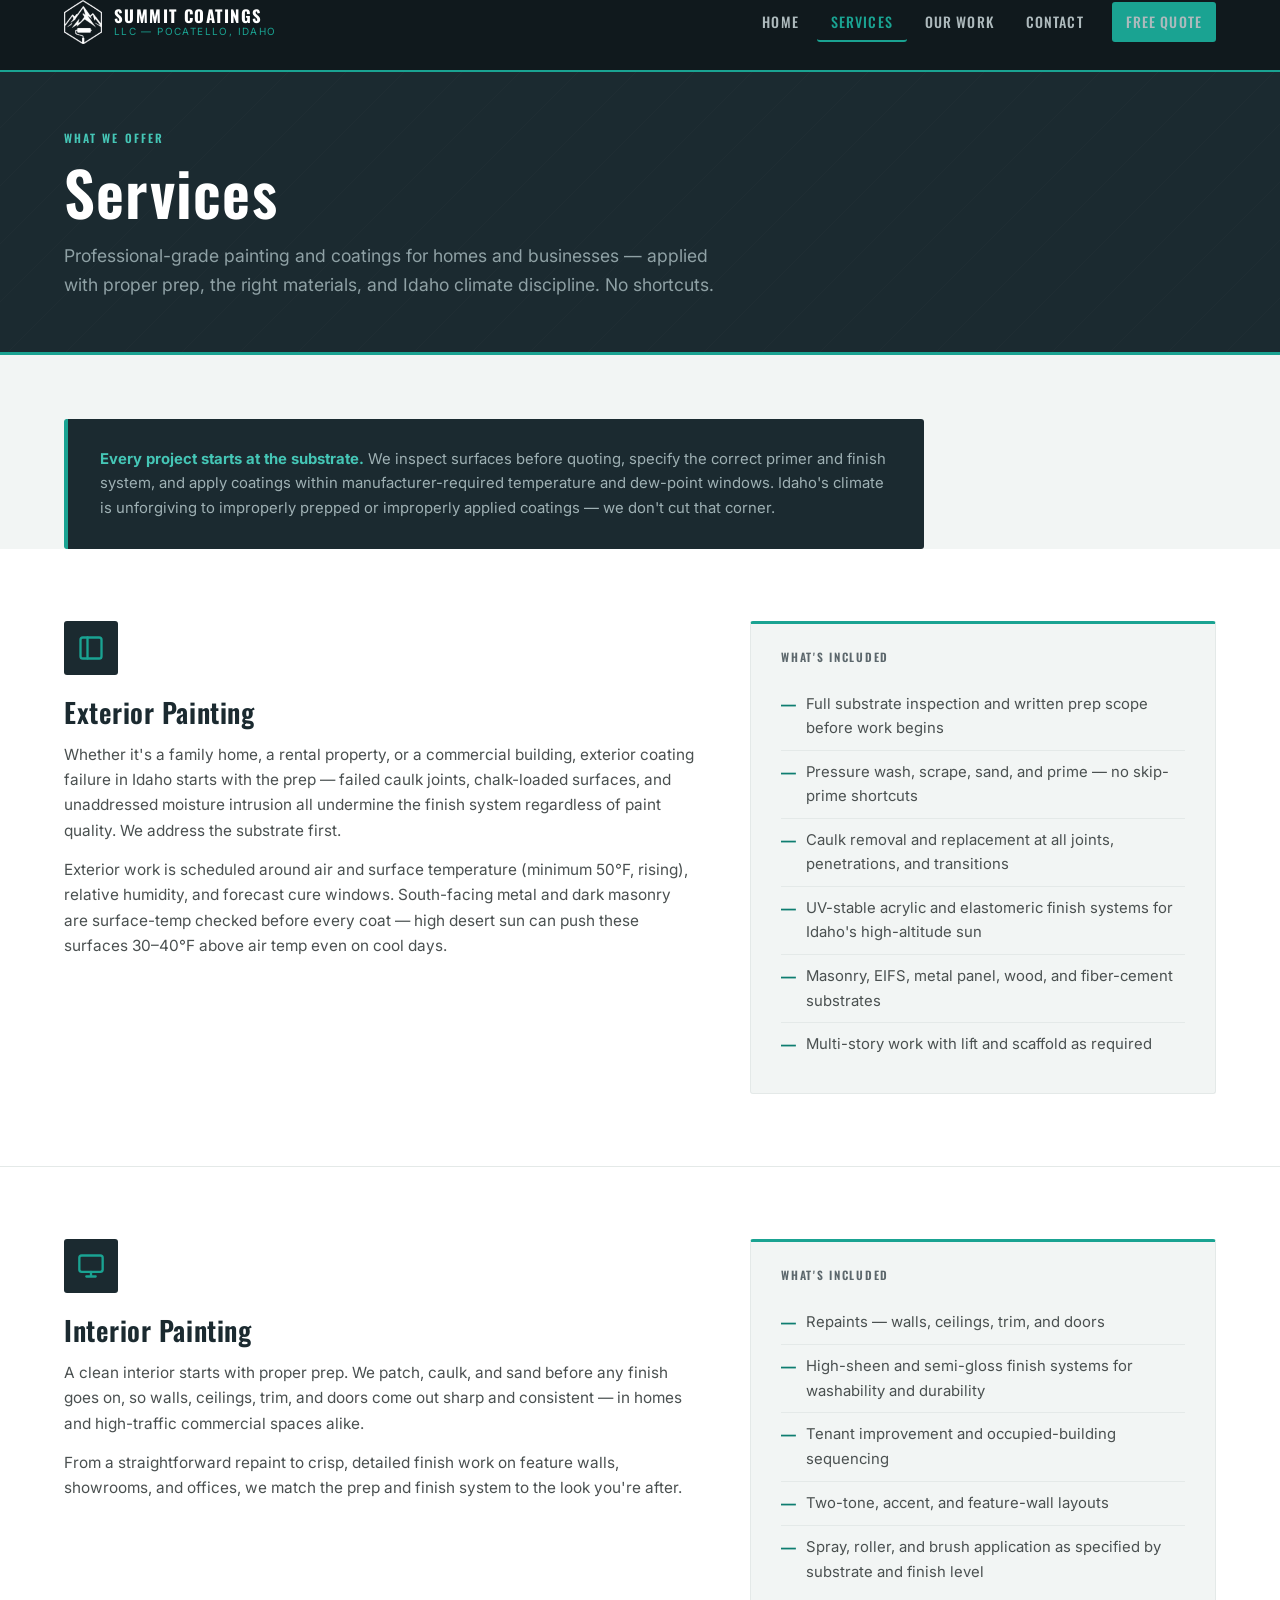
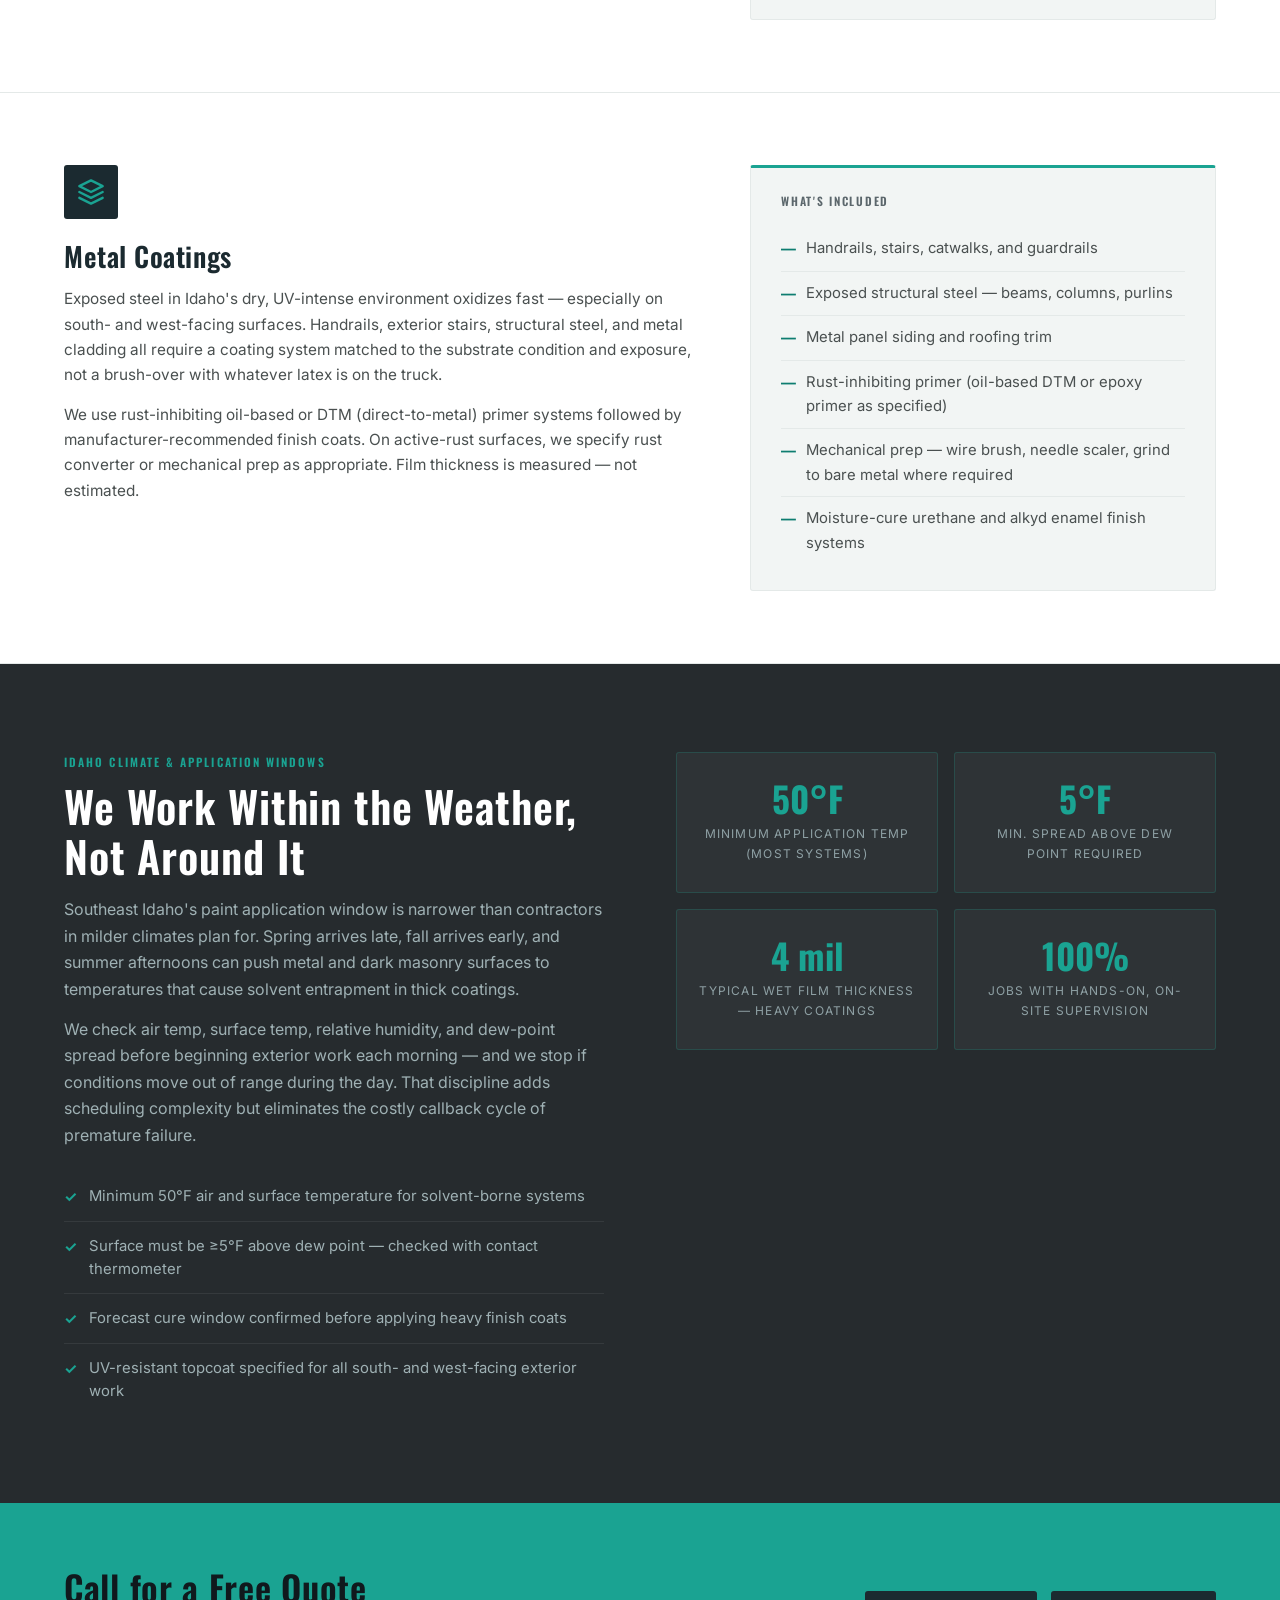
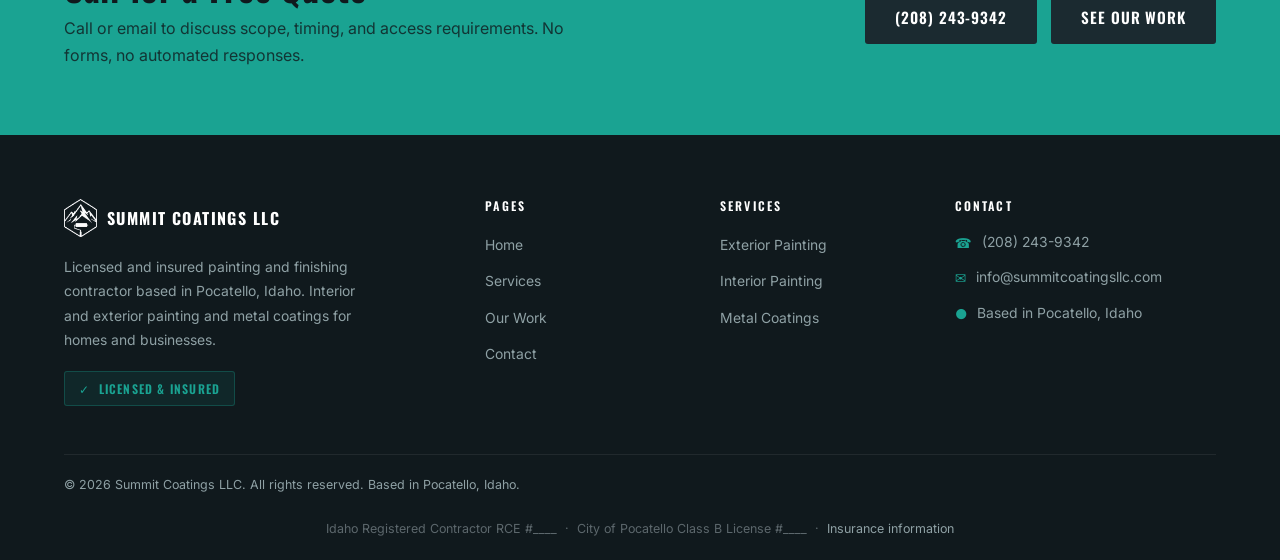
<file: services.html>
<!DOCTYPE html>
<html lang="en">
<head>
  <meta charset="UTF-8">
  <meta name="viewport" content="width=device-width, initial-scale=1.0">
  <title>Services — Summit Coatings LLC | Pocatello, Idaho</title>
  <meta name="description" content="Summit Coatings LLC offers exterior painting, interior painting, and metal coatings in Pocatello, Idaho.">
  <link rel="canonical" href="https://summitcoatingsllc.com/services.html">
  <link rel="icon" href="images/favicon.svg" type="image/svg+xml">
  <link rel="apple-touch-icon" href="images/apple-touch-icon.png">
  <link rel="manifest" href="site.webmanifest">
  <meta name="theme-color" content="#081428">
  <link rel="preconnect" href="https://fonts.googleapis.com">
  <link rel="preconnect" href="https://fonts.gstatic.com" crossorigin>
  <!-- ANALYTICS PLACEHOLDER — paste your Plausible or Google Analytics snippet here.
       Plausible example: <script defer data-domain="summitcoatingsllc.com" src="https://plausible.io/js/script.js"></script> -->
  <link rel="stylesheet" href="css/styles.css">

  <!-- Open Graph / social preview -->
  <meta property="og:type" content="website">
  <meta property="og:site_name" content="Summit Coatings LLC">
  <meta property="og:title" content="Services — Summit Coatings LLC | Pocatello, ID">
  <meta property="og:description" content="Exterior painting, interior painting, and metal coatings in Pocatello, Idaho.">
  <meta property="og:url" content="https://summitcoatingsllc.com/services.html">
  <meta property="og:image" content="https://summitcoatingsllc.com/images/og-image.jpg">
  <meta name="twitter:card" content="summary_large_image">
  <meta name="twitter:title" content="Services — Summit Coatings LLC">
  <meta name="twitter:description" content="Professional painting and coatings in Pocatello, Idaho.">
  <meta name="twitter:image" content="https://summitcoatingsllc.com/images/og-image.jpg">
</head>
<body>
  <a class="skip-link" href="#main">Skip to content</a>

  <!-- ======================================================
       HEADER
  ====================================================== -->
  <header class="site-header" id="site-header">
    <div class="container">
      <div class="header-inner">
        <a href="index.html" class="site-logo">
          <img src="images/logo-icon.png" alt="Summit Coatings LLC" width="44" height="44">
          <div class="logo-text">
            <span class="co">Summit Coatings</span>
            <span class="tl">LLC &mdash; Pocatello, Idaho</span>
          </div>
        </a>
        <nav class="site-nav" id="site-nav" aria-label="Primary navigation">
          <a href="index.html">Home</a>
          <a href="services.html" class="active">Services</a>
          <a href="portfolio.html">Our Work</a>
          <a href="contact.html">Contact</a>
          <a href="tel:+12082439342" class="btn btn--gold nav-cta">Free Quote</a>
        </nav>
        <button class="hamburger" id="hamburger" aria-label="Toggle navigation menu" aria-expanded="false">
          <span></span><span></span><span></span>
        </button>
      </div>
    </div>
  </header>

  <nav class="mobile-nav" id="mobile-nav" aria-label="Mobile navigation">
    <a href="index.html">Home</a>
    <a href="services.html" class="active">Services</a>
    <a href="portfolio.html">Our Work</a>
    <a href="contact.html">Contact</a>
    <div class="mobile-cta">
      <a href="tel:+12082439342" class="btn btn--gold">(208) 243-9342</a>
      <a href="mailto:info@summitcoatingsllc.com" class="btn btn--outline">Email Us</a>
    </div>
  </nav>


  <!-- ======================================================
       PAGE HERO
  ====================================================== -->
  <section class="page-hero" id="main">
    <div class="container">
      <span class="label">What We Offer</span>
      <h1>Services</h1>
      <p>Professional-grade painting and coatings for homes and businesses — applied with proper prep, the right materials, and Idaho climate discipline. No shortcuts.</p>
    </div>
  </section>


  <!-- ======================================================
       INTRO NOTE
  ====================================================== -->
  <section class="section section--tint" style="padding: 40px 0 0;">
    <div class="container">
      <div class="callout fade-in" style="max-width: 860px;">
        <p><strong>Every project starts at the substrate.</strong> We inspect surfaces before quoting, specify the correct primer and finish system, and apply coatings within manufacturer-required temperature and dew-point windows. Idaho's climate is unforgiving to improperly prepped or improperly applied coatings — we don't cut that corner.</p>
      </div>
    </div>
  </section>


  <!-- ======================================================
       SERVICE 1: EXTERIOR REPAINTS
  ====================================================== -->
  <section class="svc-detail" id="exterior">
    <div class="container">
      <div class="svc-detail-inner">

        <div class="svc-detail-head fade-in">
          <div class="svc-detail-icon" aria-hidden="true">
            <svg width="28" height="28" viewBox="0 0 24 24" fill="none" stroke="currentColor" stroke-width="2" stroke-linecap="round" stroke-linejoin="round"><rect x="3" y="3" width="18" height="18" rx="2"/><path d="M9 3v18"/></svg>
          </div>
          <h3>Exterior Painting</h3>
          <p>
            Whether it's a family home, a rental property, or a commercial building, exterior coating
            failure in Idaho starts with the prep — failed caulk joints, chalk-loaded surfaces, and
            unaddressed moisture intrusion all undermine the finish system regardless of paint quality.
            We address the substrate first.
          </p>
          <p>
            Exterior work is scheduled around air and surface temperature (minimum 50°F, rising), relative
            humidity, and forecast cure windows. South-facing metal and dark masonry are surface-temp
            checked before every coat — high desert sun can push these surfaces 30–40°F above air temp
            even on cool days.
          </p>
        </div>

        <div class="svc-detail-specs fade-in delay-2">
          <h4>What's included</h4>
          <ul class="svc-list">
            <li>Full substrate inspection and written prep scope before work begins</li>
            <li>Pressure wash, scrape, sand, and prime — no skip-prime shortcuts</li>
            <li>Caulk removal and replacement at all joints, penetrations, and transitions</li>
            <li>UV-stable acrylic and elastomeric finish systems for Idaho's high-altitude sun</li>
            <li>Masonry, EIFS, metal panel, wood, and fiber-cement substrates</li>
            <li>Multi-story work with lift and scaffold as required</li>
          </ul>
        </div>

      </div>
    </div>
  </section>


  <!-- ======================================================
       SERVICE 2: INTERIOR / LEVEL 5
  ====================================================== -->
  <section class="svc-detail" id="interior">
    <div class="container">
      <div class="svc-detail-inner">

        <div class="svc-detail-head fade-in">
          <div class="svc-detail-icon" aria-hidden="true">
            <svg width="28" height="28" viewBox="0 0 24 24" fill="none" stroke="currentColor" stroke-width="2" stroke-linecap="round" stroke-linejoin="round"><rect x="2" y="3" width="20" height="14" rx="2"/><path d="M8 21h8M12 17v4"/></svg>
          </div>
          <h3>Interior Painting</h3>
          <p>
            A clean interior starts with proper prep. We patch, caulk, and sand before any finish
            goes on, so walls, ceilings, trim, and doors come out sharp and consistent — in homes
            and high-traffic commercial spaces alike.
          </p>
          <p>
            From a straightforward repaint to crisp, detailed finish work on feature walls,
            showrooms, and offices, we match the prep and finish system to the look you're after.
          </p>
        </div>

        <div class="svc-detail-specs fade-in delay-2">
          <h4>What's included</h4>
          <ul class="svc-list">
            <li>Repaints — walls, ceilings, trim, and doors</li>
            <li>High-sheen and semi-gloss finish systems for washability and durability</li>
            <li>Tenant improvement and occupied-building sequencing</li>
            <li>Two-tone, accent, and feature-wall layouts</li>
            <li>Spray, roller, and brush application as specified by substrate and finish level</li>
          </ul>
        </div>

      </div>
    </div>
  </section>


  <!-- ======================================================
       SERVICE 3: METAL COATINGS
  ====================================================== -->
  <section class="svc-detail" id="metal">
    <div class="container">
      <div class="svc-detail-inner">

        <div class="svc-detail-head fade-in">
          <div class="svc-detail-icon" aria-hidden="true">
            <svg width="28" height="28" viewBox="0 0 24 24" fill="none" stroke="currentColor" stroke-width="2" stroke-linecap="round" stroke-linejoin="round"><path d="M12 2L2 7l10 5 10-5-10-5z"/><path d="M2 17l10 5 10-5"/><path d="M2 12l10 5 10-5"/></svg>
          </div>
          <h3>Metal Coatings</h3>
          <p>
            Exposed steel in Idaho's dry, UV-intense environment oxidizes fast — especially on south- and
            west-facing surfaces. Handrails, exterior stairs, structural steel, and metal cladding all
            require a coating system matched to the substrate condition and exposure, not a brush-over
            with whatever latex is on the truck.
          </p>
          <p>
            We use rust-inhibiting oil-based or DTM (direct-to-metal) primer systems followed by
            manufacturer-recommended finish coats. On active-rust surfaces, we specify rust converter
            or mechanical prep as appropriate. Film thickness is measured — not estimated.
          </p>
        </div>

        <div class="svc-detail-specs fade-in delay-2">
          <h4>What's included</h4>
          <ul class="svc-list">
            <li>Handrails, stairs, catwalks, and guardrails</li>
            <li>Exposed structural steel — beams, columns, purlins</li>
            <li>Metal panel siding and roofing trim</li>
            <li>Rust-inhibiting primer (oil-based DTM or epoxy primer as specified)</li>
            <li>Mechanical prep — wire brush, needle scaler, grind to bare metal where required</li>
            <li>Moisture-cure urethane and alkyd enamel finish systems</li>
          </ul>
        </div>

      </div>
    </div>
  </section>


  <!-- ======================================================
       CLIMATE REMINDER CALLOUT
  ====================================================== -->
  <section class="section section--graph" id="climate">
    <div class="container">
      <div class="climate-wrap">
        <div class="fade-in">
          <span class="label">Idaho Climate &amp; Application Windows</span>
          <h2>We Work Within the Weather, Not Around It</h2>
          <p>
            Southeast Idaho's paint application window is narrower than contractors in milder climates
            plan for. Spring arrives late, fall arrives early, and summer afternoons can push metal
            and dark masonry surfaces to temperatures that cause solvent entrapment in thick coatings.
          </p>
          <p>
            We check air temp, surface temp, relative humidity, and dew-point spread before beginning
            exterior work each morning — and we stop if conditions move out of range during the day.
            That discipline adds scheduling complexity but eliminates the costly callback cycle of
            premature failure.
          </p>
          <ul class="climate-list">
            <li><span class="cli-check">&#10003;</span> Minimum 50°F air and surface temperature for solvent-borne systems</li>
            <li><span class="cli-check">&#10003;</span> Surface must be &ge;5°F above dew point — checked with contact thermometer</li>
            <li><span class="cli-check">&#10003;</span> Forecast cure window confirmed before applying heavy finish coats</li>
            <li><span class="cli-check">&#10003;</span> UV-resistant topcoat specified for all south- and west-facing exterior work</li>
          </ul>
        </div>
        <div class="climate-stats fade-in delay-2">
          <div class="cli-stat">
            <div class="cli-val">50°F</div>
            <div class="cli-lbl">Minimum application temp (most systems)</div>
          </div>
          <div class="cli-stat">
            <div class="cli-val">5°F</div>
            <div class="cli-lbl">Min. spread above dew point required</div>
          </div>
          <div class="cli-stat">
            <div class="cli-val">4 mil</div>
            <div class="cli-lbl">Typical wet film thickness — heavy coatings</div>
          </div>
          <div class="cli-stat">
            <div class="cli-val">100%</div>
            <div class="cli-lbl">Jobs with hands-on, on-site supervision</div>
          </div>
        </div>
      </div>
    </div>
  </section>


  <!-- ======================================================
       CTA BAND
  ====================================================== -->
  <section class="cta-band">
    <div class="container">
      <div class="cta-inner">
        <div class="cta-text">
          <h2>Call for a Free Quote</h2>
          <p>Call or email to discuss scope, timing, and access requirements. No forms, no automated responses.</p>
        </div>
        <div class="cta-btns">
          <a href="tel:+12082439342" class="btn btn--navy">(208) 243-9342</a>
          <a href="portfolio.html" class="btn btn--navy">See Our Work</a>
        </div>
      </div>
    </div>
  </section>


  <!-- ======================================================
       FOOTER
  ====================================================== -->
  <footer class="site-footer">
    <div class="container">
      <div class="footer-grid">
        <div class="footer-brand">
          <div class="f-logo">
            <img src="images/logo-icon.png" alt="Summit Coatings LLC" width="38" height="38">
            <span class="co">Summit Coatings LLC</span>
          </div>
          <p>Licensed and insured painting and finishing contractor based in Pocatello, Idaho. Interior and exterior painting and metal coatings for homes and businesses.</p>
          <span class="f-insured">&#10003;&nbsp; Licensed &amp; Insured</span>
        </div>
        <div class="footer-col">
          <h4>Pages</h4>
          <ul>
            <li><a href="index.html">Home</a></li>
            <li><a href="services.html">Services</a></li>
            <li><a href="portfolio.html">Our Work</a></li>
            <li><a href="contact.html">Contact</a></li>
          </ul>
        </div>
        <div class="footer-col">
          <h4>Services</h4>
          <ul>
            <li><a href="#exterior">Exterior Painting</a></li>
            <li><a href="#interior">Interior Painting</a></li>
            <li><a href="#metal">Metal Coatings</a></li>
          </ul>
        </div>
        <div class="footer-col">
          <h4>Contact</h4>
          <div class="f-contact-item">
            <span class="ico">&#9742;</span>
            <a href="tel:+12082439342">(208) 243-9342</a>
          </div>
          <div class="f-contact-item">
            <span class="ico">&#9993;</span>
            <a href="mailto:info@summitcoatingsllc.com">info@summitcoatingsllc.com</a>
          </div>
          <div class="f-contact-item">
            <span class="ico">&#9679;</span>
            <span>Based in Pocatello, Idaho</span>
          </div>
        </div>
      </div>

      <div class="footer-bottom">
        <p>&copy; <span id="yr"></span> Summit Coatings LLC. All rights reserved. Based in Pocatello, Idaho.</p>
        <!-- CREDENTIALS STRIP — replace ____ with your numbers; set the insurance link href to your COI -->
        <p class="f-creds">
          Idaho Registered Contractor RCE&nbsp;#____ &nbsp;&middot;&nbsp;
          City of Pocatello Class&nbsp;B License&nbsp;#____ &nbsp;&middot;&nbsp;
          <a href="#">Insurance information</a>
        </p>
      </div>
    </div>
  </footer>

  <!-- Sticky call bar (mobile only) -->
  <a href="tel:+12082439342" class="mobile-call-bar">Call for a Free Quote</a>

  <script src="js/main.js"></script>
  <script>document.getElementById('yr').textContent = new Date().getFullYear();</script>
</body>
</html>
</file>
<file: css/styles.css>
/* =============================================================
   SUMMIT COATINGS LLC — MAIN STYLESHEET
   summitcoatingsllc.com
   ============================================================= */

/* --- Google Fonts --- */
@import url('https://fonts.googleapis.com/css2?family=Oswald:wght@400;500;600;700&family=Inter:wght@400;500;600&display=swap');

/* --- CSS Custom Properties --- */
:root {
  /* Charcoal + teal palette (dark base keeps the white logo legible) */
  --navy:          #1b2a30;
  --navy-dark:     #10191d;
  --navy-mid:      #284048;
  --graphite:      #262b2e;
  --graphite-mid:  #394146;
  --graphite-pale: #5c676c;
  --gold:          #1aa392;
  --gold-light:    #45c6b6;
  --gold-dark:     #0e7d70;
  --white:         #ffffff;
  --off-white:     #f2f5f4;
  --light-grey:    #e4e9e8;
  --text-dark:     #1a1f1f;
  --text-mid:      #4a5050;
  --text-light:    #8fa1a5;

  --font-heading: 'Oswald', system-ui, sans-serif;
  --font-body:    'Inter', system-ui, -apple-system, sans-serif;

  --header-h:   72px;
  --max-w:      1200px;
  --sec-pad:    88px;
  --radius:     3px;

  --ease:       0.25s ease;
  --shadow-sm:  0 2px 8px rgba(0,0,0,0.12);
  --shadow-md:  0 4px 24px rgba(0,0,0,0.18);
  --shadow-lg:  0 8px 40px rgba(0,0,0,0.26);
}

/* --- Reset --- */
*, *::before, *::after { box-sizing: border-box; margin: 0; padding: 0; }
html  { scroll-behavior: smooth; font-size: 16px; }
body  {
  font-family: var(--font-body);
  color: var(--text-dark);
  background: var(--white);
  line-height: 1.65;
  -webkit-font-smoothing: antialiased;
}
img   { max-width: 100%; height: auto; display: block; }
a     { text-decoration: none; color: inherit; }
ul    { list-style: none; }
button { cursor: pointer; border: none; background: none; font-family: inherit; }

/* --- Typography --- */
h1, h2, h3, h4, h5 {
  font-family: var(--font-heading);
  font-weight: 600;
  line-height: 1.15;
  letter-spacing: 0.02em;
}
h1 { font-size: clamp(2.2rem, 5vw, 3.8rem); }
h2 { font-size: clamp(1.8rem, 3.5vw, 2.7rem); }
h3 { font-size: clamp(1.25rem, 2.5vw, 1.7rem); }
h4 { font-size: 1.1rem; }
p  { max-width: 68ch; }

.label {
  display: block;
  font-family: var(--font-heading);
  font-size: 0.72rem;
  font-weight: 600;
  letter-spacing: 0.18em;
  text-transform: uppercase;
  color: var(--gold);
  margin-bottom: 10px;
}

/* --- Layout --- */
.container {
  max-width: var(--max-w);
  margin: 0 auto;
  padding: 0 24px;
}
.section        { padding: var(--sec-pad) 0; }
.section--dark  { background: var(--navy);    color: var(--white); }
.section--graph { background: var(--graphite);color: var(--white); }
.section--tint  { background: var(--off-white); }

/* --- Buttons --- */
.btn {
  display: inline-flex;
  align-items: center;
  justify-content: center;
  gap: 8px;
  padding: 14px 30px;
  font-family: var(--font-heading);
  font-size: 0.95rem;
  font-weight: 600;
  letter-spacing: 0.06em;
  text-transform: uppercase;
  border-radius: var(--radius);
  transition: all var(--ease);
  white-space: nowrap;
  cursor: pointer;
}
.btn--gold {
  background: var(--gold);
  color: var(--navy-dark);
}
.btn--gold:hover {
  background: var(--gold-light);
  transform: translateY(-2px);
  box-shadow: var(--shadow-md);
}
.btn--outline {
  border: 2px solid var(--gold);
  color: var(--gold);
  background: transparent;
}
.btn--outline:hover {
  background: var(--gold);
  color: var(--navy-dark);
}
.btn--navy {
  background: var(--navy);
  color: var(--white);
}
.btn--navy:hover { background: var(--navy-mid); }

/* =============================================
   HEADER & NAVIGATION
   ============================================= */
.site-header {
  position: fixed;
  top: 0; left: 0; right: 0;
  height: var(--header-h);
  background: var(--navy-dark);
  border-bottom: 2px solid var(--gold);
  z-index: 1000;
  transition: background var(--ease);
}
.site-header.scrolled {
  background: rgba(8, 20, 40, 0.97);
  backdrop-filter: blur(10px);
}
.header-inner {
  display: flex;
  align-items: center;
  justify-content: space-between;
  height: 100%;
}

/* Logo */
.site-logo {
  display: flex;
  align-items: center;
  gap: 12px;
  flex-shrink: 0;
}
.site-logo img { height: 44px; width: auto; }
.logo-text { display: flex; flex-direction: column; line-height: 1.1; }
.logo-text .co {
  font-family: var(--font-heading);
  font-size: 1.05rem;
  font-weight: 700;
  color: var(--white);
  letter-spacing: 0.09em;
  text-transform: uppercase;
}
.logo-text .tl {
  font-size: 0.62rem;
  color: var(--gold);
  letter-spacing: 0.14em;
  text-transform: uppercase;
}

/* Desktop nav */
.site-nav {
  display: flex;
  align-items: center;
  gap: 4px;
}
.site-nav a {
  font-family: var(--font-heading);
  font-size: 0.88rem;
  font-weight: 500;
  letter-spacing: 0.08em;
  text-transform: uppercase;
  color: #aebabd;
  padding: 8px 14px;
  border-radius: var(--radius);
  transition: color var(--ease);
  position: relative;
}
.site-nav a:hover { color: var(--gold); }
.site-nav a.active {
  color: var(--gold);
  border-bottom: 2px solid var(--gold);
  padding-bottom: 6px;
}
.site-nav .nav-cta { margin-left: 10px; }

/* Hamburger */
.hamburger {
  display: none;
  flex-direction: column;
  gap: 5px;
  padding: 8px;
  z-index: 1001;
}
.hamburger span {
  display: block;
  width: 26px;
  height: 2px;
  background: var(--white);
  border-radius: 2px;
  transition: all 0.3s ease;
}
.hamburger.open span:nth-child(1) { transform: translateY(7px) rotate(45deg); }
.hamburger.open span:nth-child(2) { opacity: 0; }
.hamburger.open span:nth-child(3) { transform: translateY(-7px) rotate(-45deg); }

/* Mobile nav overlay */
.mobile-nav {
  display: none;
  position: fixed;
  top: var(--header-h);
  left: 0; right: 0; bottom: 0;
  background: var(--navy-dark);
  flex-direction: column;
  padding: 32px 24px;
  gap: 4px;
  z-index: 999;
  overflow-y: auto;
}
.mobile-nav.open { display: flex; }
.mobile-nav a {
  font-family: var(--font-heading);
  font-size: 1.5rem;
  font-weight: 600;
  letter-spacing: 0.06em;
  text-transform: uppercase;
  color: var(--white);
  padding: 18px 0;
  border-bottom: 1px solid var(--graphite-mid);
  transition: color var(--ease);
}
.mobile-nav a:hover, .mobile-nav a.active { color: var(--gold); }
.mobile-cta {
  margin-top: 32px;
  display: flex;
  flex-direction: column;
  gap: 12px;
}

/* =============================================
   PAGE HERO (inner pages)
   ============================================= */
.page-hero {
  padding-top: calc(var(--header-h) + 56px);
  padding-bottom: 56px;
  background: var(--navy);
  position: relative;
  overflow: hidden;
}
.page-hero::before {
  content: '';
  position: absolute;
  inset: 0;
  background: repeating-linear-gradient(
    -45deg,
    transparent,
    transparent 40px,
    rgba(255,255,255,0.015) 40px,
    rgba(255,255,255,0.015) 41px
  );
}
.page-hero::after {
  content: '';
  position: absolute;
  bottom: 0; left: 0; right: 0;
  height: 3px;
  background: var(--gold);
}
.page-hero h1       { color: var(--white); margin-bottom: 14px; position: relative; }
.page-hero p        { color: var(--text-light); font-size: 1.1rem; max-width: 60ch; position: relative; }
.page-hero .label   { color: var(--gold-light); }

/* =============================================
   HOME HERO
   ============================================= */
.home-hero {
  min-height: 100vh;
  display: flex;
  align-items: center;
  position: relative;
  background: var(--navy-dark);
  overflow: hidden;
  padding-top: var(--header-h);
}
.hero-bg {
  position: absolute;
  inset: 0;
  background-image: url('../images/hero-bg.jpg');
  background-size: cover;
  background-position: center;
  opacity: 0.18;
}
/* Diagonal stripe texture overlay */
.hero-bg::after {
  content: '';
  position: absolute;
  inset: 0;
  background: repeating-linear-gradient(
    -60deg,
    transparent,
    transparent 60px,
    rgba(255,255,255,0.02) 60px,
    rgba(255,255,255,0.02) 61px
  );
}
.home-hero-content {
  position: relative;
  z-index: 1;
  padding: 80px 0;
  max-width: 760px;
}
.home-hero h1 {
  color: var(--white);
  margin-bottom: 20px;
  max-width: 16ch;
}
.home-hero h1 em {
  color: var(--gold);
  font-style: normal;
}
.hero-sub {
  font-size: clamp(1rem, 2vw, 1.15rem);
  color: #9fb1b4;
  margin-bottom: 40px;
  max-width: 56ch;
  line-height: 1.75;
}
.hero-actions {
  display: flex;
  gap: 16px;
  flex-wrap: wrap;
}
.hero-trust {
  display: flex;
  gap: 32px;
  margin-top: 60px;
  flex-wrap: wrap;
  padding-top: 40px;
  border-top: 1px solid rgba(255,255,255,0.08);
}
.trust-item {
  display: flex;
  align-items: center;
  gap: 10px;
  font-size: 0.88rem;
  color: #8fa1a5;
}
.trust-dot {
  width: 8px;
  height: 8px;
  background: var(--gold);
  border-radius: 50%;
  flex-shrink: 0;
}

/* =============================================
   SECTION HEADER
   ============================================= */
.sec-hd { margin-bottom: 48px; }
.sec-hd h2 { margin-bottom: 14px; }
.sec-hd p  { color: var(--text-mid); font-size: 1.05rem; }
.sec-hd--light h2 { color: var(--white); }
.sec-hd--light p  { color: var(--text-light); }
.sec-hd--light .label { color: var(--gold-light); }

/* =============================================
   SERVICE CARDS (home overview)
   ============================================= */
.services-grid {
  display: grid;
  grid-template-columns: repeat(auto-fill, minmax(320px, 1fr));
  gap: 24px;
}
.svc-card {
  background: var(--white);
  border: 1px solid var(--light-grey);
  border-top: 3px solid var(--gold);
  padding: 32px;
  border-radius: var(--radius);
  transition: box-shadow var(--ease), transform var(--ease);
}
.svc-card:hover {
  box-shadow: var(--shadow-md);
  transform: translateY(-3px);
}
.card-icon {
  width: 46px;
  height: 46px;
  background: var(--navy);
  border-radius: var(--radius);
  display: flex;
  align-items: center;
  justify-content: center;
  margin-bottom: 20px;
  color: var(--gold);
  font-size: 1.3rem;
}
.svc-card h3 { color: var(--navy); margin-bottom: 10px; font-size: 1.2rem; }
.svc-card p  { color: var(--text-mid); font-size: 0.93rem; line-height: 1.7; max-width: none; }
.card-more {
  display: inline-flex;
  align-items: center;
  gap: 6px;
  margin-top: 18px;
  font-family: var(--font-heading);
  font-size: 0.8rem;
  font-weight: 600;
  letter-spacing: 0.1em;
  text-transform: uppercase;
  color: var(--gold-dark);
  transition: gap var(--ease);
}
.card-more:hover { gap: 10px; }

/* =============================================
   WHY US STRIP (home)
   ============================================= */
.why-grid {
  display: grid;
  grid-template-columns: repeat(4, 1fr);
  gap: 0;
}
.why-item {
  padding: 48px 32px;
  border-right: 1px solid rgba(255,255,255,0.07);
  text-align: center;
}
.why-item:last-child { border-right: none; }
.why-num {
  font-family: var(--font-heading);
  font-size: 3rem;
  font-weight: 700;
  color: var(--gold);
  line-height: 1;
  margin-bottom: 10px;
}
.why-item h4 {
  color: var(--white);
  margin-bottom: 8px;
  font-size: 0.9rem;
  letter-spacing: 0.07em;
  text-transform: uppercase;
}
.why-item p { color: var(--text-light); font-size: 0.87rem; margin: 0 auto; }

/* =============================================
   CLIMATE SECTION
   ============================================= */
.climate-wrap {
  display: grid;
  grid-template-columns: 1fr 1fr;
  gap: 72px;
  align-items: start;
}
.climate-wrap h2       { color: var(--white); margin-bottom: 16px; }
.climate-wrap > div p  { color: #9fb1b4; max-width: none; margin-bottom: 14px; }
.climate-list { margin-top: 24px; }
.climate-list li {
  display: flex;
  align-items: flex-start;
  gap: 12px;
  padding: 13px 0;
  border-bottom: 1px solid rgba(255,255,255,0.07);
  color: #9fb1b4;
  font-size: 0.93rem;
  line-height: 1.5;
}
.climate-list li:last-child { border-bottom: none; }
.cli-check { color: var(--gold); font-weight: 700; flex-shrink: 0; margin-top: 1px; }
.climate-stats {
  display: grid;
  grid-template-columns: 1fr 1fr;
  gap: 16px;
}
.cli-stat {
  background: rgba(255,255,255,0.04);
  border: 1px solid rgba(26,163,146,0.22);
  padding: 28px 20px;
  border-radius: var(--radius);
  text-align: center;
}
.cli-val {
  font-family: var(--font-heading);
  font-size: 2.2rem;
  font-weight: 700;
  color: var(--gold);
  line-height: 1;
  margin-bottom: 8px;
}
.cli-lbl {
  font-size: 0.75rem;
  color: var(--text-light);
  text-transform: uppercase;
  letter-spacing: 0.1em;
}

/* =============================================
   SERVICE AREA
   ============================================= */
.area-tags {
  display: flex;
  flex-wrap: wrap;
  gap: 10px;
  margin-top: 28px;
}
.area-tag {
  background: var(--white);
  border: 1px solid var(--light-grey);
  padding: 8px 16px;
  border-radius: var(--radius);
  font-family: var(--font-heading);
  font-size: 0.83rem;
  font-weight: 500;
  letter-spacing: 0.05em;
  color: var(--navy);
}

/* =============================================
   CTA BANNER
   ============================================= */
.cta-band {
  background: var(--gold);
  padding: 64px 0;
}
.cta-inner {
  display: flex;
  align-items: center;
  justify-content: space-between;
  gap: 32px;
  flex-wrap: wrap;
}
.cta-inner h2 { color: var(--navy-dark); margin-bottom: 8px; font-size: clamp(1.5rem, 3vw, 2.2rem); }
.cta-inner p  { color: rgba(16,25,29,0.8); max-width: 50ch; }
.cta-btns { display: flex; gap: 14px; flex-wrap: wrap; flex-shrink: 0; }

/* =============================================
   SERVICES PAGE — Detail sections
   ============================================= */
.svc-detail {
  padding: 72px 0;
  border-bottom: 1px solid var(--light-grey);
}
.svc-detail:last-of-type { border-bottom: none; }
.svc-detail-inner {
  display: grid;
  grid-template-columns: 1.15fr 0.85fr;
  gap: 56px;
  align-items: start;
}
.svc-detail-inner.flip { direction: ltr; }
.svc-detail-inner.flip > * { direction: ltr; }
.svc-detail-icon {
  width: 54px;
  height: 54px;
  background: var(--navy);
  border-radius: var(--radius);
  display: flex;
  align-items: center;
  justify-content: center;
  color: var(--gold);
  margin-bottom: 22px;
}
.svc-detail-specs {
  background: var(--off-white);
  border: 1px solid var(--light-grey);
  border-top: 3px solid var(--gold);
  border-radius: var(--radius);
  padding: 26px 30px;
}
.svc-detail-specs h4 {
  font-family: var(--font-heading);
  font-size: 0.72rem;
  letter-spacing: 0.15em;
  text-transform: uppercase;
  color: var(--graphite-pale);
  margin-bottom: 6px;
}
/* =============================================
   IMAGE PLACEHOLDERS
   Triggered by JS when an <img> fails to load.
   Real .jpg files dropped into /images/ with the
   correct filename will load normally and never
   activate this placeholder state.
   ============================================= */
.img-placeholder {
  display: flex;
  flex-direction: column;
  align-items: center;
  justify-content: center;
  text-align: center;
  padding: 24px;
  background:
    repeating-linear-gradient(
      -45deg,
      var(--graphite) 0,
      var(--graphite) 18px,
      var(--graphite-mid) 18px,
      var(--graphite-mid) 36px
    );
  color: var(--gold);
  font-family: var(--font-heading);
  letter-spacing: 0.08em;
  border-radius: var(--radius);
  width: 100%;
  aspect-ratio: 4/3;
  position: relative;
  overflow: hidden;
}
.img-placeholder::before {
  content: 'PLACEHOLDER';
  font-size: 0.7rem;
  letter-spacing: 0.2em;
  color: var(--gold-light);
  margin-bottom: 8px;
  padding: 3px 10px;
  border: 1px solid var(--gold);
  border-radius: 2px;
  background: rgba(0,0,0,0.25);
}
.img-placeholder .ph-name {
  font-size: 0.78rem;
  color: var(--off-white);
  word-break: break-all;
  padding: 0 16px;
  margin-top: 2px;
  font-weight: 500;
}
.img-placeholder .ph-label {
  font-size: 0.92rem;
  color: var(--white);
  margin-top: 10px;
  max-width: 90%;
  font-weight: 600;
  line-height: 1.35;
}
.img-placeholder.ph-square { aspect-ratio: 1/1; padding: 8px; }
.img-placeholder.ph-square::before { font-size: 0.5rem; padding: 2px 6px; margin-bottom: 4px; }
.img-placeholder.ph-square .ph-name { font-size: 0.55rem; padding: 0 4px; }
.img-placeholder.ph-square .ph-label { display: none; }
.svc-detail-head h3 {
  color: var(--navy);
  margin-bottom: 14px;
}
.svc-detail-head p {
  color: var(--text-mid);
  margin-bottom: 14px;
  max-width: none;
  font-size: 0.96rem;
}
.svc-list { margin-top: 20px; }
.svc-list li {
  display: flex;
  align-items: flex-start;
  gap: 10px;
  padding: 9px 0;
  color: var(--text-mid);
  font-size: 0.93rem;
  border-bottom: 1px solid var(--light-grey);
}
.svc-list li:last-child { border-bottom: none; }
.svc-list li::before {
  content: '—';
  color: var(--gold-dark);
  font-weight: 700;
  flex-shrink: 0;
  margin-top: 1px;
}

/* Callout box */
.callout {
  background: var(--navy);
  color: var(--white);
  padding: 28px 32px;
  border-radius: var(--radius);
  border-left: 4px solid var(--gold);
  margin-top: 24px;
}
.callout p { color: #9fb1b4; max-width: none; font-size: 0.93rem; }
.callout strong { color: var(--gold-light); }

/* =============================================
   PORTFOLIO PAGE
   ============================================= */
.port-cat { padding: 64px 0; }
.port-cat + .port-cat { border-top: 2px solid var(--light-grey); }

.port-cat-hd {
  display: flex;
  align-items: flex-end;
  justify-content: space-between;
  gap: 20px;
  flex-wrap: wrap;
  margin-bottom: 40px;
  padding-bottom: 20px;
  border-bottom: 2px solid var(--gold);
}
.port-cat-hd h2 { color: var(--navy); margin: 0; }

.badge {
  display: inline-flex;
  align-items: center;
  gap: 6px;
  padding: 6px 14px;
  border-radius: var(--radius);
  font-family: var(--font-heading);
  font-size: 0.72rem;
  font-weight: 600;
  letter-spacing: 0.1em;
  text-transform: uppercase;
  white-space: nowrap;
}
.badge--gold { background: var(--navy); color: var(--gold); }
.badge--gray { background: var(--graphite); color: var(--light-grey); }

.port-grid {
  display: grid;
  grid-template-columns: repeat(auto-fill, minmax(300px, 1fr));
  gap: 20px;
}
.port-item {
  overflow: hidden;
  border-radius: var(--radius);
  background: var(--graphite);
  border: 1px solid var(--light-grey);
}
.port-item img {
  width: 100%;
  aspect-ratio: 4/3;
  object-fit: cover;
  display: block;
  transition: transform 0.4s ease;
  background: var(--graphite-mid);
}
.port-item:hover img { transform: scale(1.04); }
.port-cap {
  padding: 16px 18px;
  background: var(--white);
  border-top: 2px solid var(--light-grey);
}
.port-cap h4 { font-size: 0.92rem; color: var(--navy); margin-bottom: 4px; }
.port-cap p  { font-size: 0.8rem; color: var(--text-mid); max-width: none; }

.port-footnote {
  margin-top: 36px;
  padding: 18px 24px;
  background: var(--off-white);
  border-left: 3px solid var(--graphite-pale);
  font-size: 0.84rem;
  color: var(--text-mid);
  line-height: 1.65;
  border-radius: 0 var(--radius) var(--radius) 0;
}
.port-footnote strong { color: var(--text-dark); }

/* =============================================
   CONTACT PAGE
   ============================================= */
.contact-grid {
  display: grid;
  grid-template-columns: 1fr 1fr;
  gap: 56px;
  align-items: start;
}
.contact-method {
  display: flex;
  align-items: flex-start;
  gap: 20px;
  padding: 28px;
  background: var(--off-white);
  border: 1px solid var(--light-grey);
  border-top: 3px solid var(--gold);
  border-radius: var(--radius);
  margin-bottom: 18px;
  transition: box-shadow var(--ease);
}
.contact-method:hover { box-shadow: var(--shadow-md); }
.method-icon {
  width: 50px;
  height: 50px;
  background: var(--navy);
  border-radius: var(--radius);
  display: flex;
  align-items: center;
  justify-content: center;
  color: var(--gold);
  font-size: 1.3rem;
  flex-shrink: 0;
}
.method-info h3 {
  font-family: var(--font-heading);
  font-size: 0.72rem;
  letter-spacing: 0.15em;
  text-transform: uppercase;
  color: var(--graphite-pale);
  margin-bottom: 6px;
}
.method-info a {
  font-family: var(--font-heading);
  font-size: 1.35rem;
  font-weight: 600;
  color: var(--navy);
  transition: color var(--ease);
}
.method-info a:hover { color: var(--gold-dark); }
.method-info p {
  font-size: 0.87rem;
  color: var(--text-mid);
  margin-top: 6px;
  max-width: none;
}

.contact-aside {
  padding: 32px;
  background: var(--navy);
  border-radius: var(--radius);
}
.contact-aside h3 { color: var(--gold); margin-bottom: 16px; font-size: 1.15rem; }
.contact-aside p  { color: #9fb1b4; font-size: 0.93rem; max-width: none; margin-bottom: 14px; line-height: 1.7; }
.contact-aside h3 + p { margin-top: 0; }

.area-grid {
  display: grid;
  grid-template-columns: 1fr 1fr;
  gap: 6px;
  margin-top: 16px;
}
.area-grid li {
  display: flex;
  align-items: center;
  gap: 8px;
  font-size: 0.88rem;
  color: #9fb1b4;
}
.area-grid li::before { content: '›'; color: var(--gold); font-weight: 700; }

.contact-note {
  margin-top: 24px;
  padding: 16px 20px;
  background: rgba(26,163,146,0.1);
  border: 1px solid rgba(26,163,146,0.25);
  border-radius: var(--radius);
  font-size: 0.85rem;
  color: #9fb1b4;
  line-height: 1.6;
}
.contact-note strong { color: var(--gold-light); }

/* =============================================
   FOOTER
   ============================================= */
.site-footer {
  background: var(--navy-dark);
  border-top: 3px solid var(--gold);
  padding: 64px 0 0;
  color: var(--text-light);
}
.footer-grid {
  display: grid;
  grid-template-columns: 2fr 1fr 1fr 1.4fr;
  gap: 48px;
  margin-bottom: 48px;
}
.footer-brand .f-logo {
  display: flex;
  align-items: center;
  gap: 10px;
  margin-bottom: 18px;
}
.footer-brand .f-logo img { height: 38px; width: auto; }
.footer-brand .f-logo .co {
  font-family: var(--font-heading);
  font-size: 1rem;
  font-weight: 700;
  color: var(--white);
  letter-spacing: 0.09em;
  text-transform: uppercase;
}
.footer-brand > p {
  font-size: 0.87rem;
  line-height: 1.75;
  max-width: 34ch;
  margin-bottom: 18px;
}
.f-insured {
  display: inline-flex;
  align-items: center;
  gap: 8px;
  background: rgba(26,163,146,0.1);
  border: 1px solid rgba(26,163,146,0.3);
  padding: 7px 14px;
  border-radius: var(--radius);
  font-size: 0.75rem;
  font-weight: 600;
  color: var(--gold);
  letter-spacing: 0.1em;
  text-transform: uppercase;
  font-family: var(--font-heading);
}
.footer-col h4 {
  font-family: var(--font-heading);
  font-size: 0.75rem;
  font-weight: 600;
  letter-spacing: 0.18em;
  text-transform: uppercase;
  color: var(--white);
  margin-bottom: 18px;
}
.footer-col ul { display: flex; flex-direction: column; gap: 10px; }
.footer-col ul li a {
  font-size: 0.87rem;
  color: var(--text-light);
  transition: color var(--ease);
}
.footer-col ul li a:hover { color: var(--gold); }

.f-contact-item {
  display: flex;
  align-items: flex-start;
  gap: 10px;
  margin-bottom: 12px;
}
.f-contact-item .ico { color: var(--gold); flex-shrink: 0; font-size: 0.85rem; margin-top: 1px; }
.f-contact-item a,
.f-contact-item span { font-size: 0.87rem; color: var(--text-light); transition: color var(--ease); }
.f-contact-item a:hover { color: var(--gold); }

.footer-bottom {
  border-top: 1px solid rgba(255,255,255,0.07);
  padding: 20px 0;
  display: flex;
  align-items: center;
  justify-content: space-between;
  gap: 16px;
  flex-wrap: wrap;
}
.footer-bottom p,
.footer-bottom span {
  font-size: 0.78rem;
  max-width: none;
}
/* =============================================
   LICENSE PLACEHOLDER — uncomment and fill in
   when Idaho contractor license is issued.
   ============================================= */
.f-lic {
  font-size: 0.78rem;
  color: var(--graphite-pale);
  /* Example: Idaho Contractor License #RCE-XXXXXX */
}

/* Credentials + contact strip at the very bottom of the footer */
.f-creds {
  width: 100%;
  max-width: none;
  margin-top: 6px;
  font-size: 0.74rem;
  line-height: 1.8;
  color: var(--graphite-pale);
  text-align: center;
}
.f-creds a {
  color: var(--text-light);
  transition: color var(--ease);
}
.f-creds a:hover { color: var(--gold); }

/* Offset anchor jumps so the fixed header doesn't cover section headings */
[id] { scroll-margin-top: calc(var(--header-h) + 20px); }

/* Skip-to-content link (accessibility) — visible only on keyboard focus */
.skip-link {
  position: absolute;
  left: -9999px;
  top: 0;
  z-index: 2000;
  background: var(--gold);
  color: var(--navy-dark);
  padding: 10px 18px;
  font-family: var(--font-heading);
  font-weight: 600;
  letter-spacing: 0.06em;
  text-transform: uppercase;
  border-radius: 0 0 var(--radius) 0;
}
.skip-link:focus { left: 0; top: 0; }

/* =============================================
   STICKY MOBILE CALL BAR
   ============================================= */
.mobile-call-bar { display: none; }
@media (max-width: 768px) {
  .mobile-call-bar {
    display: flex;
    align-items: center;
    justify-content: center;
    gap: 8px;
    position: fixed;
    left: 0; right: 0; bottom: 0;
    z-index: 900;
    background: var(--gold);
    color: var(--navy-dark);
    font-family: var(--font-heading);
    font-weight: 600;
    font-size: 1rem;
    letter-spacing: 0.06em;
    text-transform: uppercase;
    padding: 15px 16px;
    border-top: 2px solid var(--gold-dark);
    box-shadow: 0 -4px 20px rgba(0,0,0,0.28);
  }
  body { padding-bottom: 58px; }
}

/* =============================================
   ANIMATIONS
   ============================================= */
.fade-in {
  opacity: 0;
  transform: translateY(22px);
  transition: opacity 0.55s ease, transform 0.55s ease;
}
.fade-in.in-view {
  opacity: 1;
  transform: none;
}
.fade-in.delay-1 { transition-delay: 0.1s; }
.fade-in.delay-2 { transition-delay: 0.2s; }
.fade-in.delay-3 { transition-delay: 0.3s; }
.fade-in.delay-4 { transition-delay: 0.4s; }
.fade-in.delay-5 { transition-delay: 0.5s; }

/* =============================================
   RESPONSIVE BREAKPOINTS
   ============================================= */
@media (max-width: 1100px) {
  .footer-grid { grid-template-columns: 1fr 1fr; }
  .footer-brand { grid-column: 1 / -1; }
  .climate-wrap { grid-template-columns: 1fr; gap: 40px; }
  .why-grid { grid-template-columns: repeat(2, 1fr); }
  .why-item { border-right: none; border-bottom: 1px solid rgba(255,255,255,0.07); }
  .why-item:nth-child(even) { border-bottom: none; }
}

@media (max-width: 768px) {
  :root { --sec-pad: 56px; }
  .site-nav { display: none; }
  .hamburger { display: flex; }

  .svc-detail-inner,
  .svc-detail-inner.flip { grid-template-columns: 1fr; direction: ltr; }

  .contact-grid { grid-template-columns: 1fr; gap: 40px; }

  .cta-inner { flex-direction: column; text-align: center; }
  .cta-inner p { margin: 0 auto; }
  .cta-btns { justify-content: center; }

  .port-cat-hd { flex-direction: column; align-items: flex-start; }

  .footer-grid { grid-template-columns: 1fr; gap: 32px; }
  .footer-brand { grid-column: auto; }
  .footer-bottom { flex-direction: column; text-align: center; }

  .area-grid { grid-template-columns: 1fr; }
  .climate-stats { grid-template-columns: 1fr 1fr; }
  .why-grid { grid-template-columns: 1fr 1fr; }
}

@media (max-width: 500px) {
  .hero-actions { flex-direction: column; }
  .hero-actions .btn { width: 100%; }
  .port-grid { grid-template-columns: 1fr; }
  .why-grid { grid-template-columns: 1fr; }
  .climate-stats { grid-template-columns: 1fr; }
  .why-item { border-bottom: 1px solid rgba(255,255,255,0.07); }
  .why-item:last-child { border-bottom: none; }
  .services-grid { grid-template-columns: 1fr; }
}

/* =============================================
   UTILITIES
   ============================================= */
.sr-only {
  position: absolute; width: 1px; height: 1px;
  overflow: hidden; clip: rect(0,0,0,0); white-space: nowrap;
}
.text-gold  { color: var(--gold); }
.text-white { color: var(--white); }
.text-navy  { color: var(--navy); }
.mt-8  { margin-top: 8px; }
.mt-16 { margin-top: 16px; }
.mt-24 { margin-top: 24px; }
.mt-32 { margin-top: 32px; }
</file>
